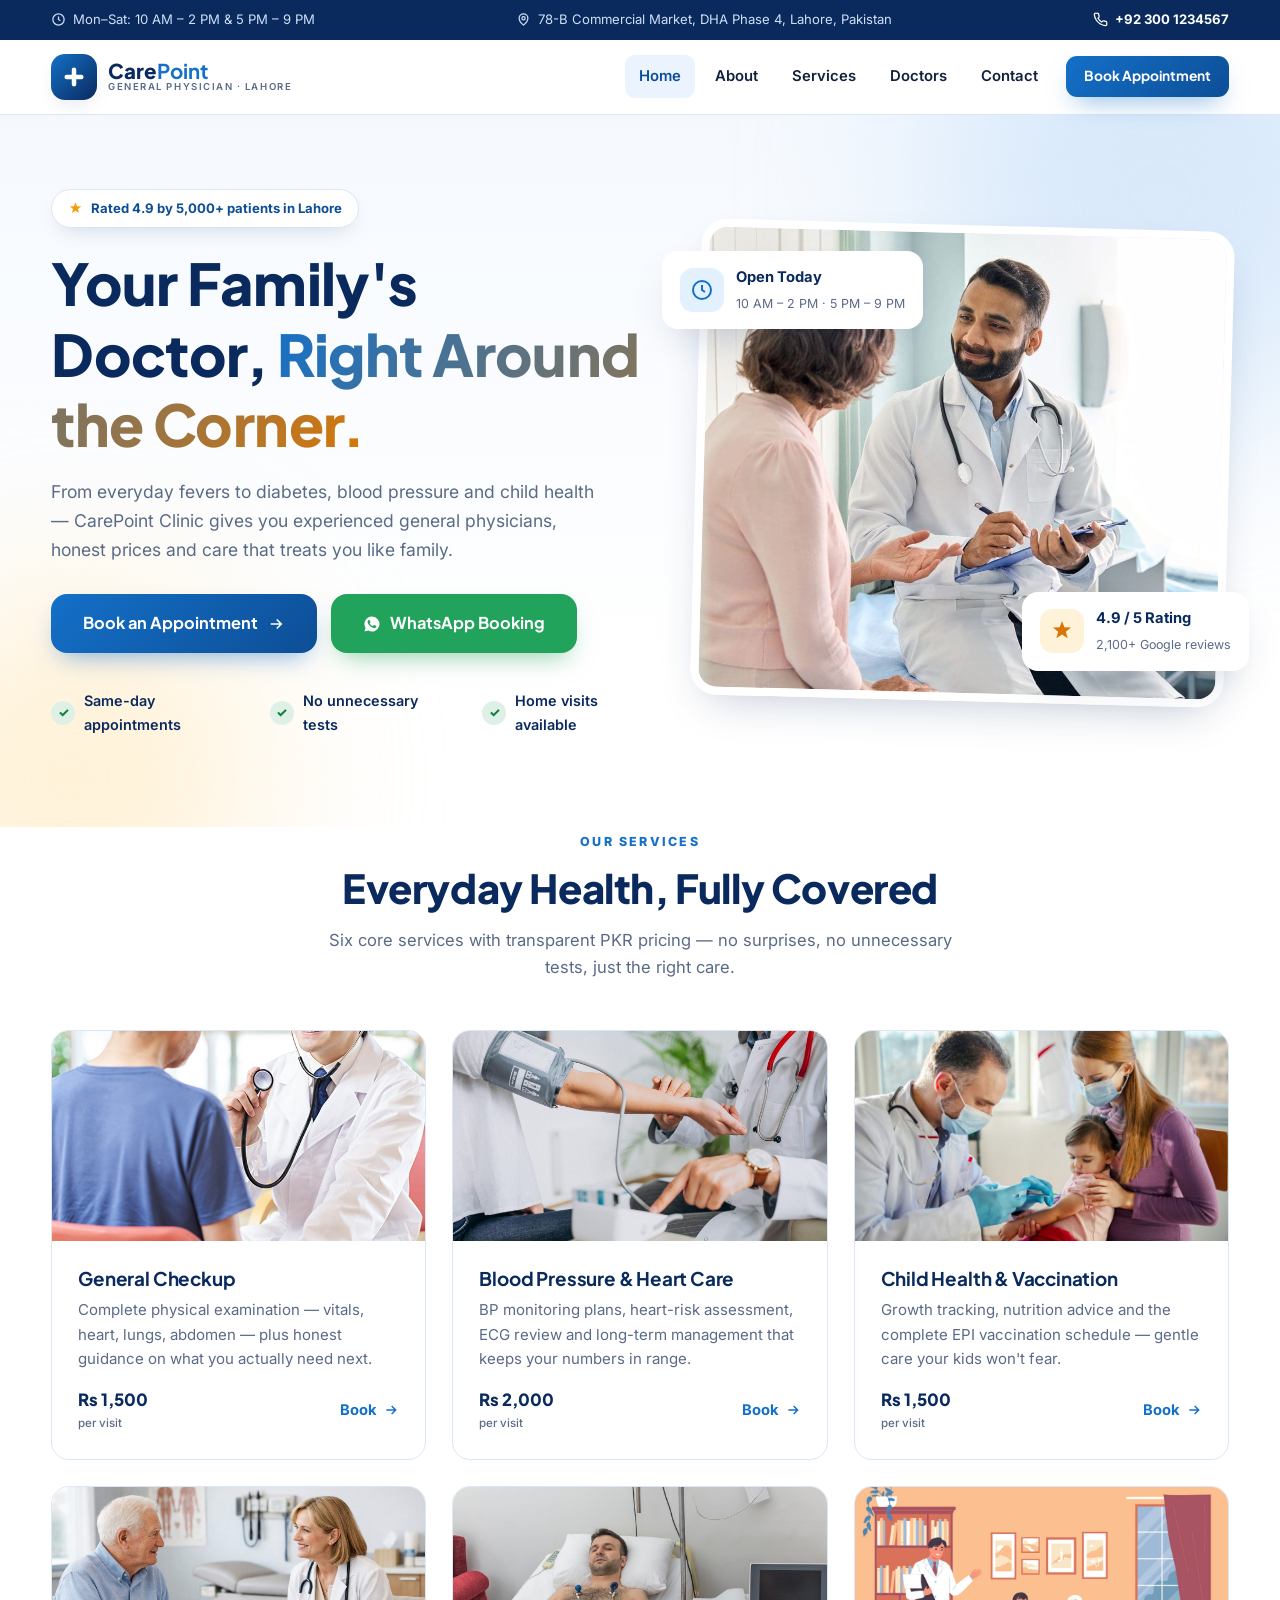
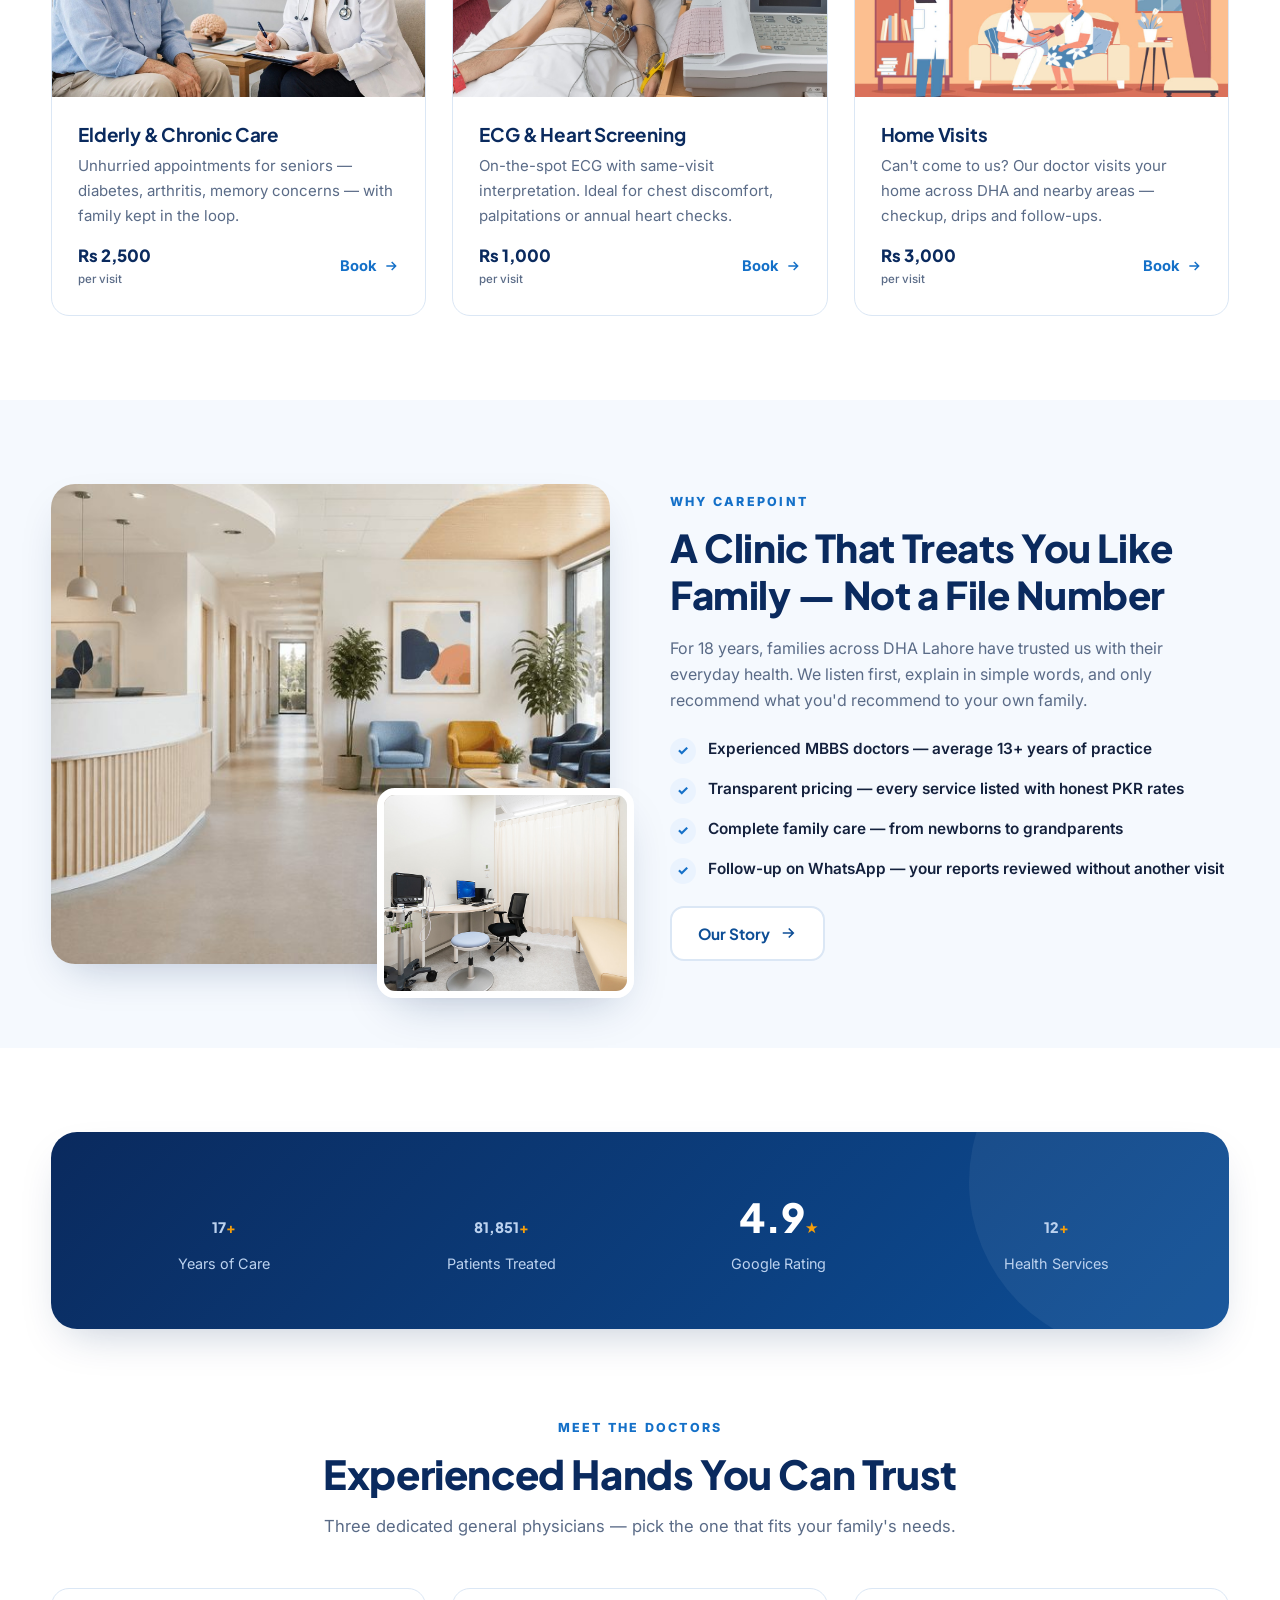
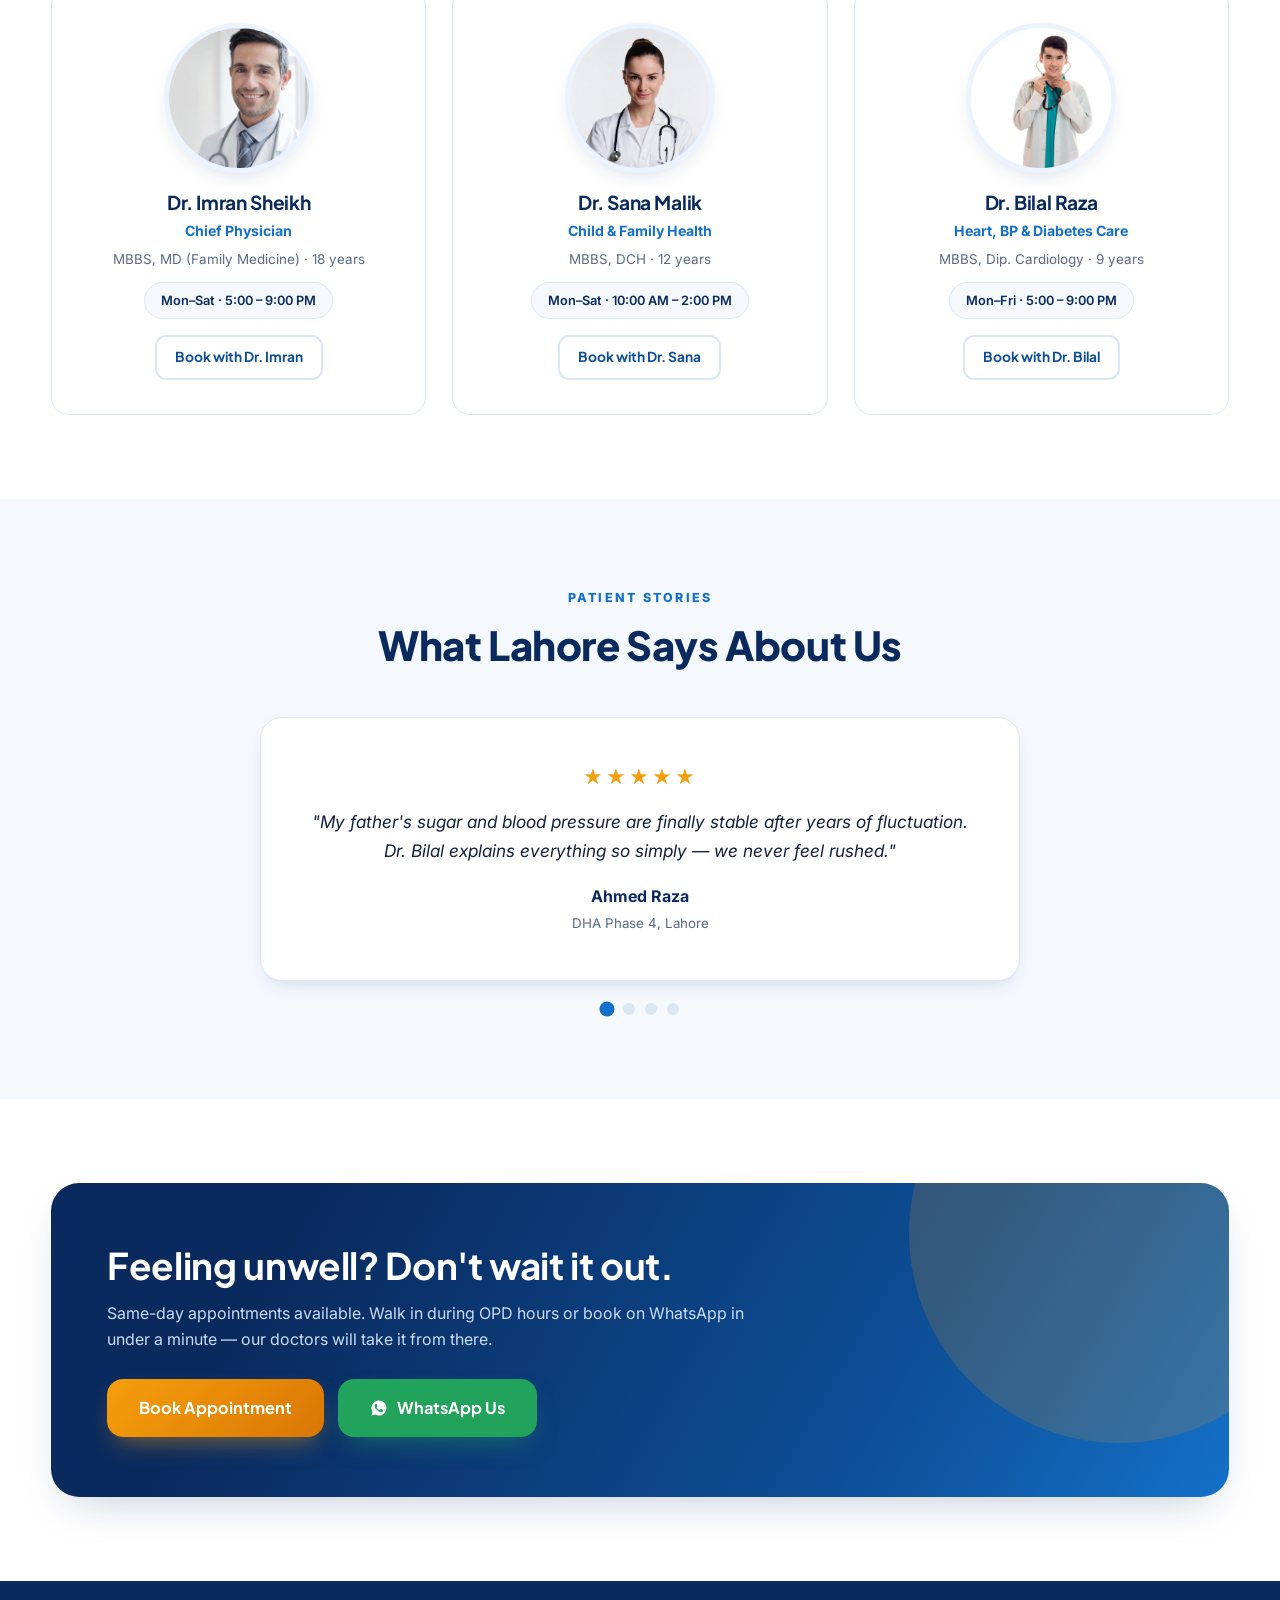
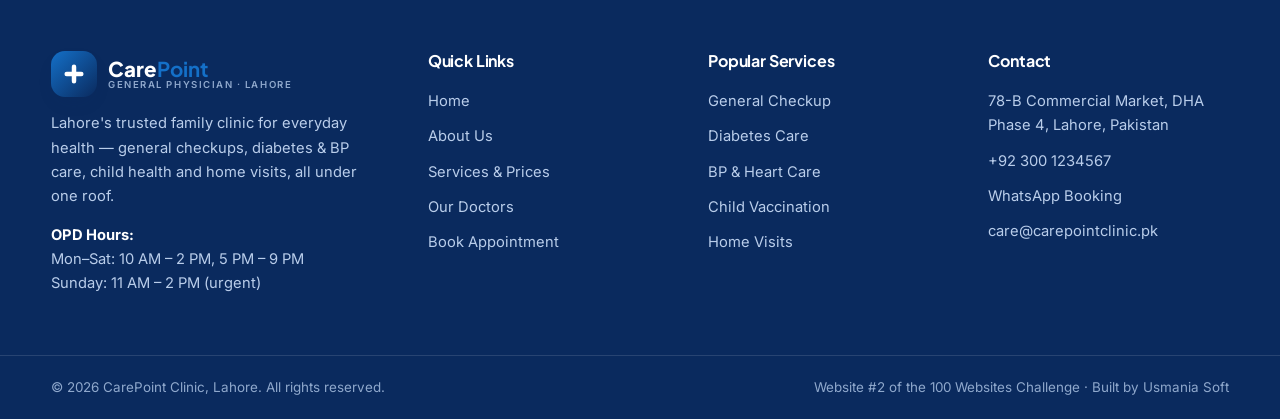
<file: index.html>
<!DOCTYPE html>
<html lang="en">
<head>
<meta charset="UTF-8">
<meta name="viewport" content="width=device-width, initial-scale=1.0">
<title>CarePoint Clinic — Trusted General Physician in DHA Lahore | Book Online</title>
<meta name="description" content="CarePoint Clinic, DHA Lahore: experienced general physicians for checkups, diabetes, BP & heart care, child health, vaccinations and home visits. Transparent PKR prices, WhatsApp booking.">
<link rel="preconnect" href="https://fonts.googleapis.com">
<link rel="preconnect" href="https://fonts.gstatic.com" crossorigin>
<link href="https://fonts.googleapis.com/css2?family=Plus+Jakarta+Sans:wght@600;700;800&family=Inter:wght@400;500;600;700&display=swap" rel="stylesheet">
<link rel="stylesheet" href="css/style.css">
<link rel="icon" href="data:image/svg+xml,<svg xmlns='http://www.w3.org/2000/svg' viewBox='0 0 64 64'><rect width='64' height='64' rx='16' fill='%230a2a5e'/><path d='M32 14v36M14 32h36' stroke='%23f59e0b' stroke-width='11' stroke-linecap='round'/></svg>">
</head>
<body>
<div class="topbar">
  <div class="container topbar-in">
    <span class="tb-item"><svg viewBox="0 0 24 24" fill="none" stroke="currentColor" stroke-width="2"><circle cx="12" cy="12" r="9"/><path d="M12 7v5l3 2"/></svg>Mon&ndash;Sat: 10 AM &ndash; 2 PM &amp; 5 PM &ndash; 9 PM</span>
    <span class="tb-item addr"><svg viewBox="0 0 24 24" fill="none" stroke="currentColor" stroke-width="2"><path d="M12 21s-7-5.5-7-11a7 7 0 1 1 14 0c0 5.5-7 11-7 11z"/><circle cx="12" cy="10" r="2.6"/></svg>78-B Commercial Market, DHA Phase 4, Lahore, Pakistan</span>
    <a class="tb-item tb-phone" href="tel:+923001234567"><svg viewBox="0 0 24 24" fill="none" stroke="currentColor" stroke-width="2"><path d="M22 16.9v3a2 2 0 0 1-2.2 2 19.8 19.8 0 0 1-8.6-3.1 19.5 19.5 0 0 1-6-6A19.8 19.8 0 0 1 2.1 4.2 2 2 0 0 1 4.1 2h3a2 2 0 0 1 2 1.7c.13.96.36 1.9.7 2.8a2 2 0 0 1-.45 2.1L8.1 9.9a16 16 0 0 0 6 6l1.3-1.25a2 2 0 0 1 2.1-.45c.9.34 1.84.57 2.8.7A2 2 0 0 1 22 16.9z"/></svg>+92 300 1234567</a>
  </div>
</div>
<header class="header" id="header">
  <div class="container nav-in">
    <a href="index.html" class="logo" aria-label="CarePoint Clinic">
      <span class="logo-mark"><svg viewBox="0 0 64 64"><path d="M32 14v36M14 32h36" stroke="#fff" stroke-width="11" stroke-linecap="round"/></svg></span>
      <span class="logo-text">Care<strong>Point</strong><small>GENERAL PHYSICIAN &middot; LAHORE</small></span>
    </a>
    <nav class="nav" id="nav">
      <a href="index.html" class="nav-link active">Home</a>
      <a href="about.html" class="nav-link">About</a>
      <a href="services.html" class="nav-link">Services</a>
      <a href="doctors.html" class="nav-link">Doctors</a>
      <a href="contact.html" class="nav-link">Contact</a>
      <a href="appointment.html" class="btn btn-primary btn-sm nav-cta">Book Appointment</a>
    </nav>
    <button class="hamburger" id="hamburger" aria-label="Open menu" aria-expanded="false"><span></span><span></span><span></span></button>
  </div>
</header>
<section class="hero">
  <div class="hero-blob blob-1"></div>
  <div class="hero-blob blob-2"></div>
  <div class="container hero-in">
    <div class="hero-copy reveal in">
      <span class="eyebrow"><svg viewBox="0 0 24 24" fill="currentColor"><path d="M12 2l2.4 6.2 6.6.4-5.1 4.2 1.7 6.4L12 15.6 6.4 19.2 8.1 12.8 3 8.6l6.6-.4z"/></svg>Rated 4.9 by 5,000+ patients in Lahore</span>
      <h1>Your Family's Doctor, <span class="grad-text">Right Around the Corner.</span></h1>
      <p class="hero-sub">From everyday fevers to diabetes, blood pressure and child health — CarePoint Clinic gives you experienced general physicians, honest prices and care that treats you like family.</p>
      <div class="hero-actions">
        <a href="appointment.html" class="btn btn-primary btn-lg">Book an Appointment <svg viewBox="0 0 24 24" fill="none" stroke="currentColor" stroke-width="2.2"><path d="M5 12h14M13 6l6 6-6 6"/></svg></a>
        <a href="https://wa.me/923001234567?text=Assalam-o-Alaikum!%20I%20want%20to%20book%20an%20appointment%20at%20CarePoint%20Clinic." target="_blank" rel="noopener" class="btn btn-wa btn-lg"><svg viewBox="0 0 24 24" fill="currentColor"><path d="M12 2a10 10 0 0 0-8.6 15.1L2 22l5-1.3A10 10 0 1 0 12 2zm5.4 13.9c-.2.6-1.3 1.3-1.8 1.3-.5.1-1 .2-3.4-.7-2.9-1.2-4.7-4.1-4.9-4.3-.1-.2-1.1-1.5-1.1-2.9s.7-2 1-2.3c.2-.3.5-.3.7-.3h.5c.2 0 .4 0 .6.4l.9 2.1c.1.2.1.4 0 .6l-.4.6-.4.5c-.1.1-.3.3-.1.6.1.3.7 1.2 1.6 1.9 1.1.9 2 1.2 2.3 1.3.3.1.5.1.6-.1l1-1.2c.2-.3.4-.2.7-.1l2.1 1c.3.2.5.3.6.5 0 .1 0 .7-.2 1z"/></svg>WhatsApp Booking</a>
      </div>
      <div class="hero-points">
        <span class="hpoint"><span class="tick">✓</span>Same-day appointments</span>
        <span class="hpoint"><span class="tick">✓</span>No unnecessary tests</span>
        <span class="hpoint"><span class="tick">✓</span>Home visits available</span>
      </div>
    </div>
    <div class="hero-visual reveal in">
      <div class="hero-media"><img src="images/hero-doctor.jpg" alt="CarePoint Clinic doctor consulting a patient in Lahore"></div>
      <div class="float-card fc-1">
        <span class="fc-icon"><svg viewBox="0 0 24 24" fill="none" stroke="currentColor" stroke-width="2"><circle cx="12" cy="12" r="9"/><path d="M12 7v5l3 2"/></svg></span>
        <div><strong>Open Today</strong><small>10 AM – 2 PM · 5 PM – 9 PM</small></div>
      </div>
      <div class="float-card fc-2">
        <span class="fc-icon"><svg viewBox="0 0 24 24" fill="currentColor"><path d="M12 2l2.4 6.2 6.6.4-5.1 4.2 1.7 6.4L12 15.6 6.4 19.2 8.1 12.8 3 8.6l6.6-.4z"/></svg></span>
        <div><strong>4.9 / 5 Rating</strong><small>2,100+ Google reviews</small></div>
      </div>
    </div>
  </div>
</section>

<section style="padding-top:0">
  <div class="container">
    <div class="sec-head center reveal">
      <span class="kicker">Our Services</span>
      <h2>Everyday Health, Fully Covered</h2>
      <p>Six core services with transparent PKR pricing — no surprises, no unnecessary tests, just the right care.</p>
    </div>
    <div class="grid-3">
      <article class="card reveal">
      <div class="card-img"><img src="images/service-checkup.jpg" alt="A doctor performing a general physical checkup" loading="lazy"></div>
      <div class="card-body">
        <h3>General Checkup</h3>
        <p>Complete physical examination — vitals, heart, lungs, abdomen — plus honest guidance on what you actually need next.</p>
        <div class="card-foot">
          <span class="price">Rs 1,500<small>per visit</small></span>
          <a class="link-arrow" href="appointment.html?s=general-checkup">Book <svg viewBox="0 0 24 24" fill="none" stroke="currentColor" stroke-width="2.2"><path d="M5 12h14M13 6l6 6-6 6"/></svg></a>
        </div>
      </div>
    </article>
<article class="card reveal">
      <div class="card-img"><img src="images/service-bp.jpg" alt="Doctor measuring a patient's blood pressure" loading="lazy"></div>
      <div class="card-body">
        <h3>Blood Pressure &amp; Heart Care</h3>
        <p>BP monitoring plans, heart-risk assessment, ECG review and long-term management that keeps your numbers in range.</p>
        <div class="card-foot">
          <span class="price">Rs 2,000<small>per visit</small></span>
          <a class="link-arrow" href="appointment.html?s=bp-heart">Book <svg viewBox="0 0 24 24" fill="none" stroke="currentColor" stroke-width="2.2"><path d="M5 12h14M13 6l6 6-6 6"/></svg></a>
        </div>
      </div>
    </article>
<article class="card reveal">
      <div class="card-img"><img src="images/service-child.jpg" alt="Doctor vaccinating a child at the clinic" loading="lazy"></div>
      <div class="card-body">
        <h3>Child Health &amp; Vaccination</h3>
        <p>Growth tracking, nutrition advice and the complete EPI vaccination schedule — gentle care your kids won't fear.</p>
        <div class="card-foot">
          <span class="price">Rs 1,500<small>per visit</small></span>
          <a class="link-arrow" href="appointment.html?s=child-vaccination">Book <svg viewBox="0 0 24 24" fill="none" stroke="currentColor" stroke-width="2.2"><path d="M5 12h14M13 6l6 6-6 6"/></svg></a>
        </div>
      </div>
    </article>
<article class="card reveal">
      <div class="card-img"><img src="images/service-elderly.jpg" alt="Doctor consulting a senior patient" loading="lazy"></div>
      <div class="card-body">
        <h3>Elderly &amp; Chronic Care</h3>
        <p>Unhurried appointments for seniors — diabetes, arthritis, memory concerns — with family kept in the loop.</p>
        <div class="card-foot">
          <span class="price">Rs 2,500<small>per visit</small></span>
          <a class="link-arrow" href="appointment.html?s=elderly-care">Book <svg viewBox="0 0 24 24" fill="none" stroke="currentColor" stroke-width="2.2"><path d="M5 12h14M13 6l6 6-6 6"/></svg></a>
        </div>
      </div>
    </article>
<article class="card reveal">
      <div class="card-img"><img src="images/service-ecg.jpg" alt="ECG heart screening at the clinic" loading="lazy"></div>
      <div class="card-body">
        <h3>ECG &amp; Heart Screening</h3>
        <p>On-the-spot ECG with same-visit interpretation. Ideal for chest discomfort, palpitations or annual heart checks.</p>
        <div class="card-foot">
          <span class="price">Rs 1,000<small>per visit</small></span>
          <a class="link-arrow" href="appointment.html?s=ecg-screening">Book <svg viewBox="0 0 24 24" fill="none" stroke="currentColor" stroke-width="2.2"><path d="M5 12h14M13 6l6 6-6 6"/></svg></a>
        </div>
      </div>
    </article>
<article class="card reveal">
      <div class="card-img"><img src="images/service-homevisit.jpg" alt="Doctor on a home visit checking a patient" loading="lazy"></div>
      <div class="card-body">
        <h3>Home Visits</h3>
        <p>Can't come to us? Our doctor visits your home across DHA and nearby areas — checkup, drips and follow-ups.</p>
        <div class="card-foot">
          <span class="price">Rs 3,000<small>per visit</small></span>
          <a class="link-arrow" href="appointment.html?s=home-visit">Book <svg viewBox="0 0 24 24" fill="none" stroke="currentColor" stroke-width="2.2"><path d="M5 12h14M13 6l6 6-6 6"/></svg></a>
        </div>
      </div>
    </article>
    </div>
  </div>
</section>

<section style="background:var(--sky-2);padding-top:84px">
  <div class="container">
    <div class="split">
      <div class="split-media reveal">
        <img class="main" src="images/reception.jpg" alt="CarePoint Clinic reception and waiting area">
        <img class="inset" src="images/exam-room.jpg" alt="Modern examination room at CarePoint Clinic">
      </div>
      <div class="split-copy reveal">
        <span class="kicker">Why CarePoint</span>
        <h2>A Clinic That Treats You Like Family — Not a File Number</h2>
        <p>For 18 years, families across DHA Lahore have trusted us with their everyday health. We listen first, explain in simple words, and only recommend what you'd recommend to your own family.</p>
        <ul class="check-list">
          <li><span class="tick">✓</span>Experienced MBBS doctors — average 13+ years of practice</li>
          <li><span class="tick">✓</span>Transparent pricing — every service listed with honest PKR rates</li>
          <li><span class="tick">✓</span>Complete family care — from newborns to grandparents</li>
          <li><span class="tick">✓</span>Follow-up on WhatsApp — your reports reviewed without another visit</li>
        </ul>
        <a href="about.html" class="btn btn-outline">Our Story <svg viewBox="0 0 24 24" fill="none" stroke="currentColor" stroke-width="2.2"><path d="M5 12h14M13 6l6 6-6 6"/></svg></a>
      </div>
    </div>
  </div>
</section>

<section>
  <div class="container">
    <div class="stats-band reveal">
      <div class="stat"><strong><span class="counter" data-target="18">0</span><span class="plus">+</span></strong><span>Years of Care</span></div>
      <div class="stat"><strong><span class="counter" data-target="85000">0</span><span class="plus">+</span></strong><span>Patients Treated</span></div>
      <div class="stat"><strong>4.9<span class="plus">★</span></strong><span>Google Rating</span></div>
      <div class="stat"><strong><span class="counter" data-target="12">0</span><span class="plus">+</span></strong><span>Health Services</span></div>
    </div>
  </div>
</section>

<section style="padding-top:0">
  <div class="container">
    <div class="sec-head center reveal">
      <span class="kicker">Meet The Doctors</span>
      <h2>Experienced Hands You Can Trust</h2>
      <p>Three dedicated general physicians — pick the one that fits your family's needs.</p>
    </div>
    <div class="grid-3">
      <article class="card doc-card reveal">
        <img class="doc-photo" src="images/doctor-imran.jpg" alt="Dr. Imran Sheikh">
        <h3>Dr. Imran Sheikh</h3>
        <div class="doc-spec">Chief Physician</div>
        <div class="doc-cred">MBBS, MD (Family Medicine) · 18 years</div>
        <span class="doc-time">Mon–Sat · 5:00 – 9:00 PM</span><br>
        <a class="btn btn-outline btn-sm" href="appointment.html?d=dr-imran">Book with Dr. Imran</a>
      </article>
      <article class="card doc-card reveal">
        <img class="doc-photo" src="images/doctor-sana.jpg" alt="Dr. Sana Malik">
        <h3>Dr. Sana Malik</h3>
        <div class="doc-spec">Child &amp; Family Health</div>
        <div class="doc-cred">MBBS, DCH · 12 years</div>
        <span class="doc-time">Mon–Sat · 10:00 AM – 2:00 PM</span><br>
        <a class="btn btn-outline btn-sm" href="appointment.html?d=dr-sana">Book with Dr. Sana</a>
      </article>
      <article class="card doc-card reveal">
        <img class="doc-photo" src="images/doctor-bilal.jpg" alt="Dr. Bilal Raza">
        <h3>Dr. Bilal Raza</h3>
        <div class="doc-spec">Heart, BP &amp; Diabetes Care</div>
        <div class="doc-cred">MBBS, Dip. Cardiology · 9 years</div>
        <span class="doc-time">Mon–Fri · 5:00 – 9:00 PM</span><br>
        <a class="btn btn-outline btn-sm" href="appointment.html?d=dr-bilal">Book with Dr. Bilal</a>
      </article>
    </div>
  </div>
</section>

<section style="background:var(--sky-2)">
  <div class="container">
    <div class="sec-head center reveal">
      <span class="kicker">Patient Stories</span>
      <h2>What Lahore Says About Us</h2>
    </div>
    <div class="testi-wrap reveal">
      <div class="testi"><div class="stars">★★★★★</div><p>"My father's sugar and blood pressure are finally stable after years of fluctuation. Dr. Bilal explains everything so simply — we never feel rushed."</p><strong>Ahmed Raza</strong><br><small>DHA Phase 4, Lahore</small></div>
      <div class="testi"><div class="stars">★★★★★</div><p>"My 4-year-old used to cry at every clinic. Here, Dr. Sana made her laugh through the whole vaccination. We drive 20 minutes just to come to CarePoint."</p><strong>Fatima Khan</strong><br><small>DHA Phase 5, Lahore</small></div>
      <div class="testi"><div class="stars">★★★★★</div><p>"Booked on WhatsApp at 6 pm, seen by 6:30. No unnecessary tests, clear prescription, and a follow-up message the next day. This is how healthcare should be."</p><strong>Usman Tariq</strong><br><small>Model Town, Lahore</small></div>
      <div class="testi"><div class="stars">★★★★★</div><p>"They arranged a home visit for my elderly mother within two hours. Compassionate, professional and honest about charges. Highly recommended."</p><strong>Ayesha Siddiqui</strong><br><small>DHA Phase 6, Lahore</small></div>
      <div class="testi-nav" id="testi-dots"></div>
    </div>
  </div>
</section>
<section>
  <div class="container">
    <div class="cta-banner reveal">
      <div>
        <h2>Feeling unwell? Don't wait it out.</h2>
        <p>Same-day appointments available. Walk in during OPD hours or book on WhatsApp in under a minute — our doctors will take it from there.</p>
        <div class="cta-actions">
          <a href="appointment.html" class="btn btn-amber btn-lg">Book Appointment</a>
          <a href="https://wa.me/923001234567" target="_blank" rel="noopener" class="btn btn-wa btn-lg"><svg viewBox="0 0 24 24" fill="currentColor"><path d="M12 2a10 10 0 0 0-8.6 15.1L2 22l5-1.3A10 10 0 1 0 12 2zm5.4 13.9c-.2.6-1.3 1.3-1.8 1.3-.5.1-1 .2-3.4-.7-2.9-1.2-4.7-4.1-4.9-4.3-.1-.2-1.1-1.5-1.1-2.9s.7-2 1-2.3c.2-.3.5-.3.7-.3h.5c.2 0 .4 0 .6.4l.9 2.1c.1.2.1.4 0 .6l-.4.6-.4.5c-.1.1-.3.3-.1.6.1.3.7 1.2 1.6 1.9 1.1.9 2 1.2 2.3 1.3.3.1.5.1.6-.1l1-1.2c.2-.3.4-.2.7-.1l2.1 1c.3.2.5.3.6.5 0 .1 0 .7-.2 1z"/></svg>WhatsApp Us</a>
        </div>
      </div>
    </div>
  </div>
</section>
<footer class="footer">
  <div class="container footer-grid">
    <div>
      <a href="index.html" class="logo" aria-label="CarePoint Clinic">
        <span class="logo-mark"><svg viewBox="0 0 64 64"><path d="M32 14v36M14 32h36" stroke="#fff" stroke-width="11" stroke-linecap="round"/></svg></span>
        <span class="logo-text">Care<strong>Point</strong><small>GENERAL PHYSICIAN &middot; LAHORE</small></span>
      </a>
      <p>Lahore's trusted family clinic for everyday health — general checkups, diabetes &amp; BP care, child health and home visits, all under one roof.</p>
      <p><strong style="color:#fff">OPD Hours:</strong><br>Mon&ndash;Sat: 10 AM &ndash; 2 PM, 5 PM &ndash; 9 PM<br>Sunday: 11 AM &ndash; 2 PM (urgent)</p>
    </div>
    <div>
      <h4>Quick Links</h4>
      <ul>
        <li><a href="index.html">Home</a></li>
        <li><a href="about.html">About Us</a></li>
        <li><a href="services.html">Services &amp; Prices</a></li>
        <li><a href="doctors.html">Our Doctors</a></li>
        <li><a href="appointment.html">Book Appointment</a></li>
      </ul>
    </div>
    <div>
      <h4>Popular Services</h4>
      <ul>
        <li><a href="services.html">General Checkup</a></li>
        <li><a href="services.html">Diabetes Care</a></li>
        <li><a href="services.html">BP &amp; Heart Care</a></li>
        <li><a href="services.html">Child Vaccination</a></li>
        <li><a href="services.html">Home Visits</a></li>
      </ul>
    </div>
    <div>
      <h4>Contact</h4>
      <ul>
        <li>78-B Commercial Market, DHA Phase 4, Lahore, Pakistan</li>
        <li><a href="tel:+923001234567">+92 300 1234567</a></li>
        <li><a href="https://wa.me/923001234567" target="_blank" rel="noopener">WhatsApp Booking</a></li>
        <li><a href="mailto:care@carepointclinic.pk">care@carepointclinic.pk</a></li>
      </ul>
    </div>
  </div>
  <div class="footer-bottom">
    <div class="container" style="display:flex;justify-content:space-between;flex-wrap:wrap;gap:10px">
      <span>&copy; <span id="year">2026</span> CarePoint Clinic, Lahore. All rights reserved.</span>
      <span>Website #2 of the 100 Websites Challenge &middot; Built by Usmania Soft</span>
    </div>
  </div>
</footer>
<script src="js/script.js"></script>
</body>
</html>
</file>
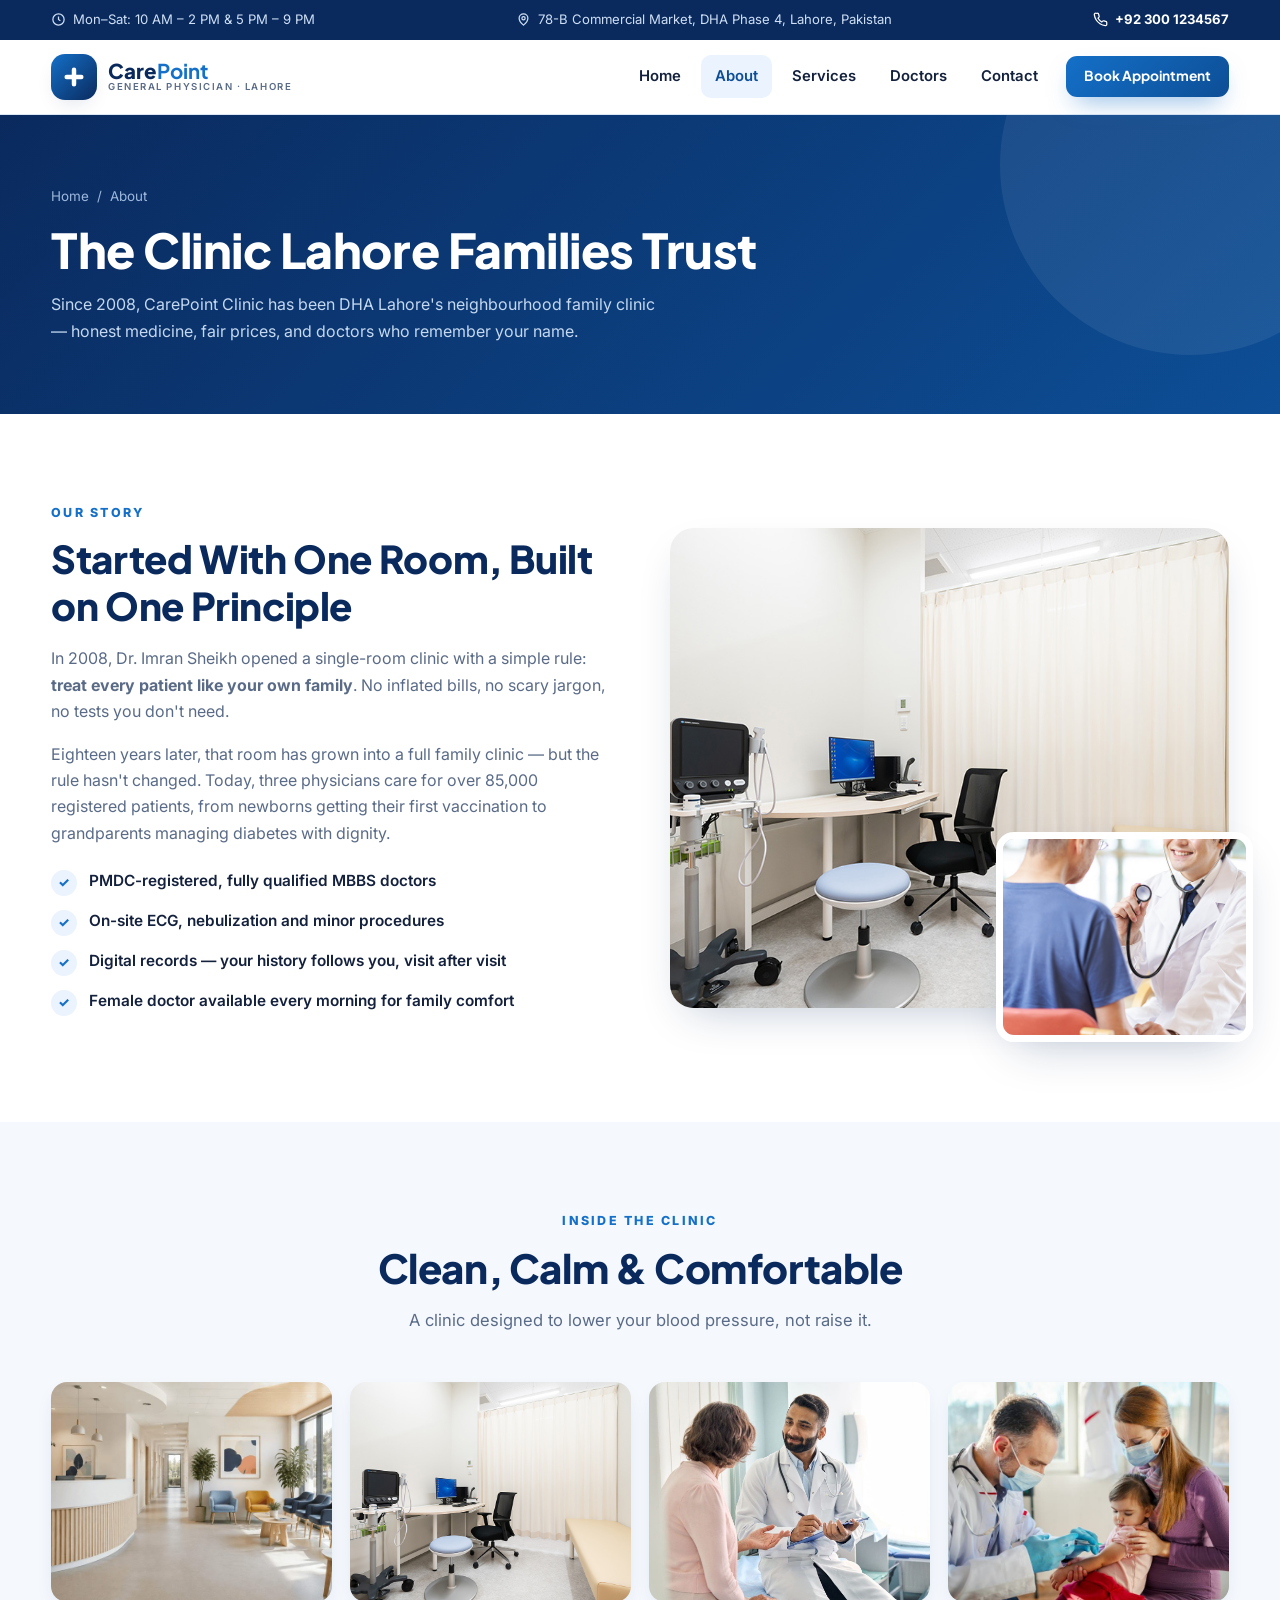
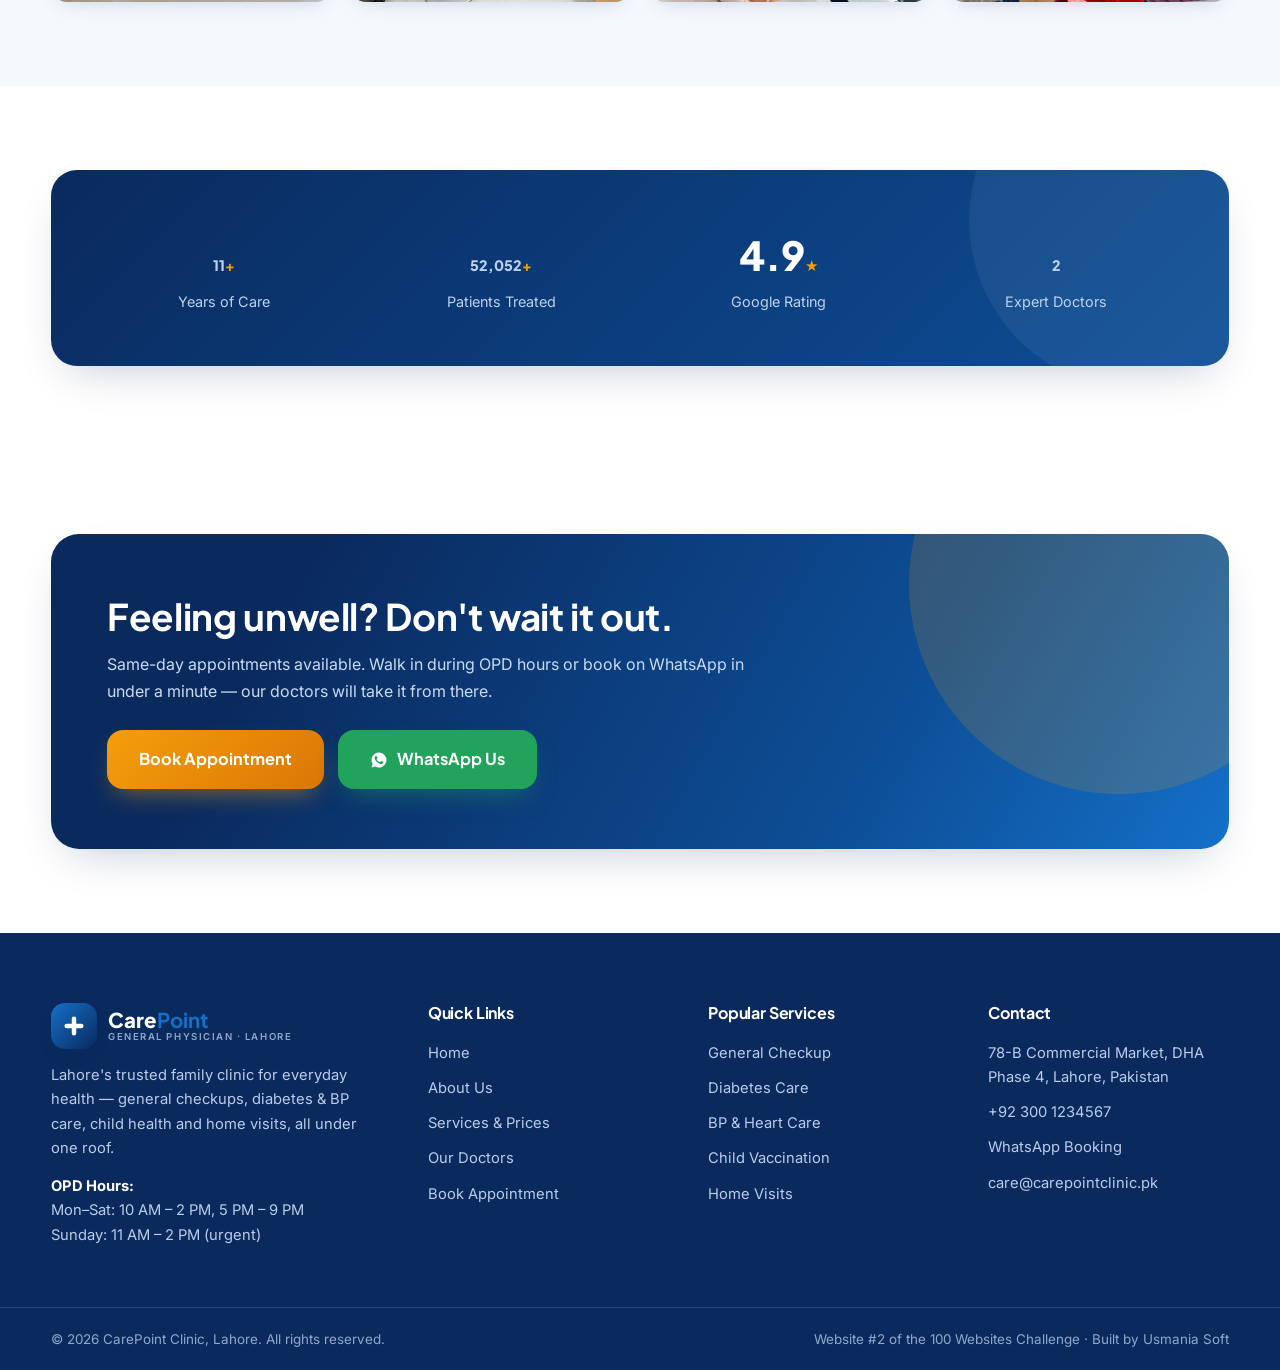
<file: about.html>
<!DOCTYPE html>
<html lang="en">
<head>
<meta charset="UTF-8">
<meta name="viewport" content="width=device-width, initial-scale=1.0">
<title>About Us — CarePoint Clinic, DHA Lahore</title>
<meta name="description" content="Since 2008, CarePoint Clinic has been DHA Lahore's trusted family clinic: honest medicine, fair prices, and doctors who remember your name.">
<link rel="preconnect" href="https://fonts.googleapis.com">
<link rel="preconnect" href="https://fonts.gstatic.com" crossorigin>
<link href="https://fonts.googleapis.com/css2?family=Plus+Jakarta+Sans:wght@600;700;800&family=Inter:wght@400;500;600;700&display=swap" rel="stylesheet">
<link rel="stylesheet" href="css/style.css">
<link rel="icon" href="data:image/svg+xml,<svg xmlns='http://www.w3.org/2000/svg' viewBox='0 0 64 64'><rect width='64' height='64' rx='16' fill='%230a2a5e'/><path d='M32 14v36M14 32h36' stroke='%23f59e0b' stroke-width='11' stroke-linecap='round'/></svg>">
</head>
<body>
<div class="topbar">
  <div class="container topbar-in">
    <span class="tb-item"><svg viewBox="0 0 24 24" fill="none" stroke="currentColor" stroke-width="2"><circle cx="12" cy="12" r="9"/><path d="M12 7v5l3 2"/></svg>Mon&ndash;Sat: 10 AM &ndash; 2 PM &amp; 5 PM &ndash; 9 PM</span>
    <span class="tb-item addr"><svg viewBox="0 0 24 24" fill="none" stroke="currentColor" stroke-width="2"><path d="M12 21s-7-5.5-7-11a7 7 0 1 1 14 0c0 5.5-7 11-7 11z"/><circle cx="12" cy="10" r="2.6"/></svg>78-B Commercial Market, DHA Phase 4, Lahore, Pakistan</span>
    <a class="tb-item tb-phone" href="tel:+923001234567"><svg viewBox="0 0 24 24" fill="none" stroke="currentColor" stroke-width="2"><path d="M22 16.9v3a2 2 0 0 1-2.2 2 19.8 19.8 0 0 1-8.6-3.1 19.5 19.5 0 0 1-6-6A19.8 19.8 0 0 1 2.1 4.2 2 2 0 0 1 4.1 2h3a2 2 0 0 1 2 1.7c.13.96.36 1.9.7 2.8a2 2 0 0 1-.45 2.1L8.1 9.9a16 16 0 0 0 6 6l1.3-1.25a2 2 0 0 1 2.1-.45c.9.34 1.84.57 2.8.7A2 2 0 0 1 22 16.9z"/></svg>+92 300 1234567</a>
  </div>
</div>
<header class="header" id="header">
  <div class="container nav-in">
    <a href="index.html" class="logo" aria-label="CarePoint Clinic">
      <span class="logo-mark"><svg viewBox="0 0 64 64"><path d="M32 14v36M14 32h36" stroke="#fff" stroke-width="11" stroke-linecap="round"/></svg></span>
      <span class="logo-text">Care<strong>Point</strong><small>GENERAL PHYSICIAN &middot; LAHORE</small></span>
    </a>
    <nav class="nav" id="nav">
      <a href="index.html" class="nav-link">Home</a>
      <a href="about.html" class="nav-link active">About</a>
      <a href="services.html" class="nav-link">Services</a>
      <a href="doctors.html" class="nav-link">Doctors</a>
      <a href="contact.html" class="nav-link">Contact</a>
      <a href="appointment.html" class="btn btn-primary btn-sm nav-cta">Book Appointment</a>
    </nav>
    <button class="hamburger" id="hamburger" aria-label="Open menu" aria-expanded="false"><span></span><span></span><span></span></button>
  </div>
</header>
<section class="page-hero">
  <div class="container">
    <div class="crumbs"><a href="index.html">Home</a> &nbsp;/&nbsp; About</div>
    <h1>The Clinic Lahore Families Trust</h1>
    <p>Since 2008, CarePoint Clinic has been DHA Lahore's neighbourhood family clinic — honest medicine, fair prices, and doctors who remember your name.</p>
  </div>
</section>

<section>
  <div class="container">
    <div class="split">
      <div class="split-copy reveal">
        <span class="kicker">Our Story</span>
        <h2>Started With One Room, Built on One Principle</h2>
        <p>In 2008, Dr. Imran Sheikh opened a single-room clinic with a simple rule: <strong>treat every patient like your own family</strong>. No inflated bills, no scary jargon, no tests you don't need.</p>
        <p>Eighteen years later, that room has grown into a full family clinic — but the rule hasn't changed. Today, three physicians care for over 85,000 registered patients, from newborns getting their first vaccination to grandparents managing diabetes with dignity.</p>
        <ul class="check-list">
          <li><span class="tick">✓</span>PMDC-registered, fully qualified MBBS doctors</li>
          <li><span class="tick">✓</span>On-site ECG, nebulization and minor procedures</li>
          <li><span class="tick">✓</span>Digital records — your history follows you, visit after visit</li>
          <li><span class="tick">✓</span>Female doctor available every morning for family comfort</li>
        </ul>
      </div>
      <div class="split-media reveal">
        <img class="main" src="images/exam-room.jpg" alt="Modern examination room at CarePoint Clinic">
        <img class="inset" src="images/service-checkup.jpg" alt="Doctor performing a checkup">
      </div>
    </div>
  </div>
</section>

<section style="background:var(--sky-2)">
  <div class="container">
    <div class="sec-head center reveal">
      <span class="kicker">Inside The Clinic</span>
      <h2>Clean, Calm &amp; Comfortable</h2>
      <p>A clinic designed to lower your blood pressure, not raise it.</p>
    </div>
    <div class="gallery reveal">
      <img src="images/reception.jpg" alt="Reception and waiting area" loading="lazy">
      <img src="images/exam-room.jpg" alt="Examination room" loading="lazy">
      <img src="images/hero-doctor.jpg" alt="Doctor consulting a patient" loading="lazy">
      <img src="images/service-child.jpg" alt="Child-friendly care" loading="lazy">
    </div>
  </div>
</section>

<section>
  <div class="container">
    <div class="stats-band reveal">
      <div class="stat"><strong><span class="counter" data-target="18">0</span><span class="plus">+</span></strong><span>Years of Care</span></div>
      <div class="stat"><strong><span class="counter" data-target="85000">0</span><span class="plus">+</span></strong><span>Patients Treated</span></div>
      <div class="stat"><strong>4.9<span class="plus">★</span></strong><span>Google Rating</span></div>
      <div class="stat"><strong><span class="counter" data-target="3">0</span></strong><span>Expert Doctors</span></div>
    </div>
  </div>
</section>
<section>
  <div class="container">
    <div class="cta-banner reveal">
      <div>
        <h2>Feeling unwell? Don't wait it out.</h2>
        <p>Same-day appointments available. Walk in during OPD hours or book on WhatsApp in under a minute — our doctors will take it from there.</p>
        <div class="cta-actions">
          <a href="appointment.html" class="btn btn-amber btn-lg">Book Appointment</a>
          <a href="https://wa.me/923001234567" target="_blank" rel="noopener" class="btn btn-wa btn-lg"><svg viewBox="0 0 24 24" fill="currentColor"><path d="M12 2a10 10 0 0 0-8.6 15.1L2 22l5-1.3A10 10 0 1 0 12 2zm5.4 13.9c-.2.6-1.3 1.3-1.8 1.3-.5.1-1 .2-3.4-.7-2.9-1.2-4.7-4.1-4.9-4.3-.1-.2-1.1-1.5-1.1-2.9s.7-2 1-2.3c.2-.3.5-.3.7-.3h.5c.2 0 .4 0 .6.4l.9 2.1c.1.2.1.4 0 .6l-.4.6-.4.5c-.1.1-.3.3-.1.6.1.3.7 1.2 1.6 1.9 1.1.9 2 1.2 2.3 1.3.3.1.5.1.6-.1l1-1.2c.2-.3.4-.2.7-.1l2.1 1c.3.2.5.3.6.5 0 .1 0 .7-.2 1z"/></svg>WhatsApp Us</a>
        </div>
      </div>
    </div>
  </div>
</section>
<footer class="footer">
  <div class="container footer-grid">
    <div>
      <a href="index.html" class="logo" aria-label="CarePoint Clinic">
        <span class="logo-mark"><svg viewBox="0 0 64 64"><path d="M32 14v36M14 32h36" stroke="#fff" stroke-width="11" stroke-linecap="round"/></svg></span>
        <span class="logo-text">Care<strong>Point</strong><small>GENERAL PHYSICIAN &middot; LAHORE</small></span>
      </a>
      <p>Lahore's trusted family clinic for everyday health — general checkups, diabetes &amp; BP care, child health and home visits, all under one roof.</p>
      <p><strong style="color:#fff">OPD Hours:</strong><br>Mon&ndash;Sat: 10 AM &ndash; 2 PM, 5 PM &ndash; 9 PM<br>Sunday: 11 AM &ndash; 2 PM (urgent)</p>
    </div>
    <div>
      <h4>Quick Links</h4>
      <ul>
        <li><a href="index.html">Home</a></li>
        <li><a href="about.html">About Us</a></li>
        <li><a href="services.html">Services &amp; Prices</a></li>
        <li><a href="doctors.html">Our Doctors</a></li>
        <li><a href="appointment.html">Book Appointment</a></li>
      </ul>
    </div>
    <div>
      <h4>Popular Services</h4>
      <ul>
        <li><a href="services.html">General Checkup</a></li>
        <li><a href="services.html">Diabetes Care</a></li>
        <li><a href="services.html">BP &amp; Heart Care</a></li>
        <li><a href="services.html">Child Vaccination</a></li>
        <li><a href="services.html">Home Visits</a></li>
      </ul>
    </div>
    <div>
      <h4>Contact</h4>
      <ul>
        <li>78-B Commercial Market, DHA Phase 4, Lahore, Pakistan</li>
        <li><a href="tel:+923001234567">+92 300 1234567</a></li>
        <li><a href="https://wa.me/923001234567" target="_blank" rel="noopener">WhatsApp Booking</a></li>
        <li><a href="mailto:care@carepointclinic.pk">care@carepointclinic.pk</a></li>
      </ul>
    </div>
  </div>
  <div class="footer-bottom">
    <div class="container" style="display:flex;justify-content:space-between;flex-wrap:wrap;gap:10px">
      <span>&copy; <span id="year">2026</span> CarePoint Clinic, Lahore. All rights reserved.</span>
      <span>Website #2 of the 100 Websites Challenge &middot; Built by Usmania Soft</span>
    </div>
  </div>
</footer>
<script src="js/script.js"></script>
</body>
</html>
</file>
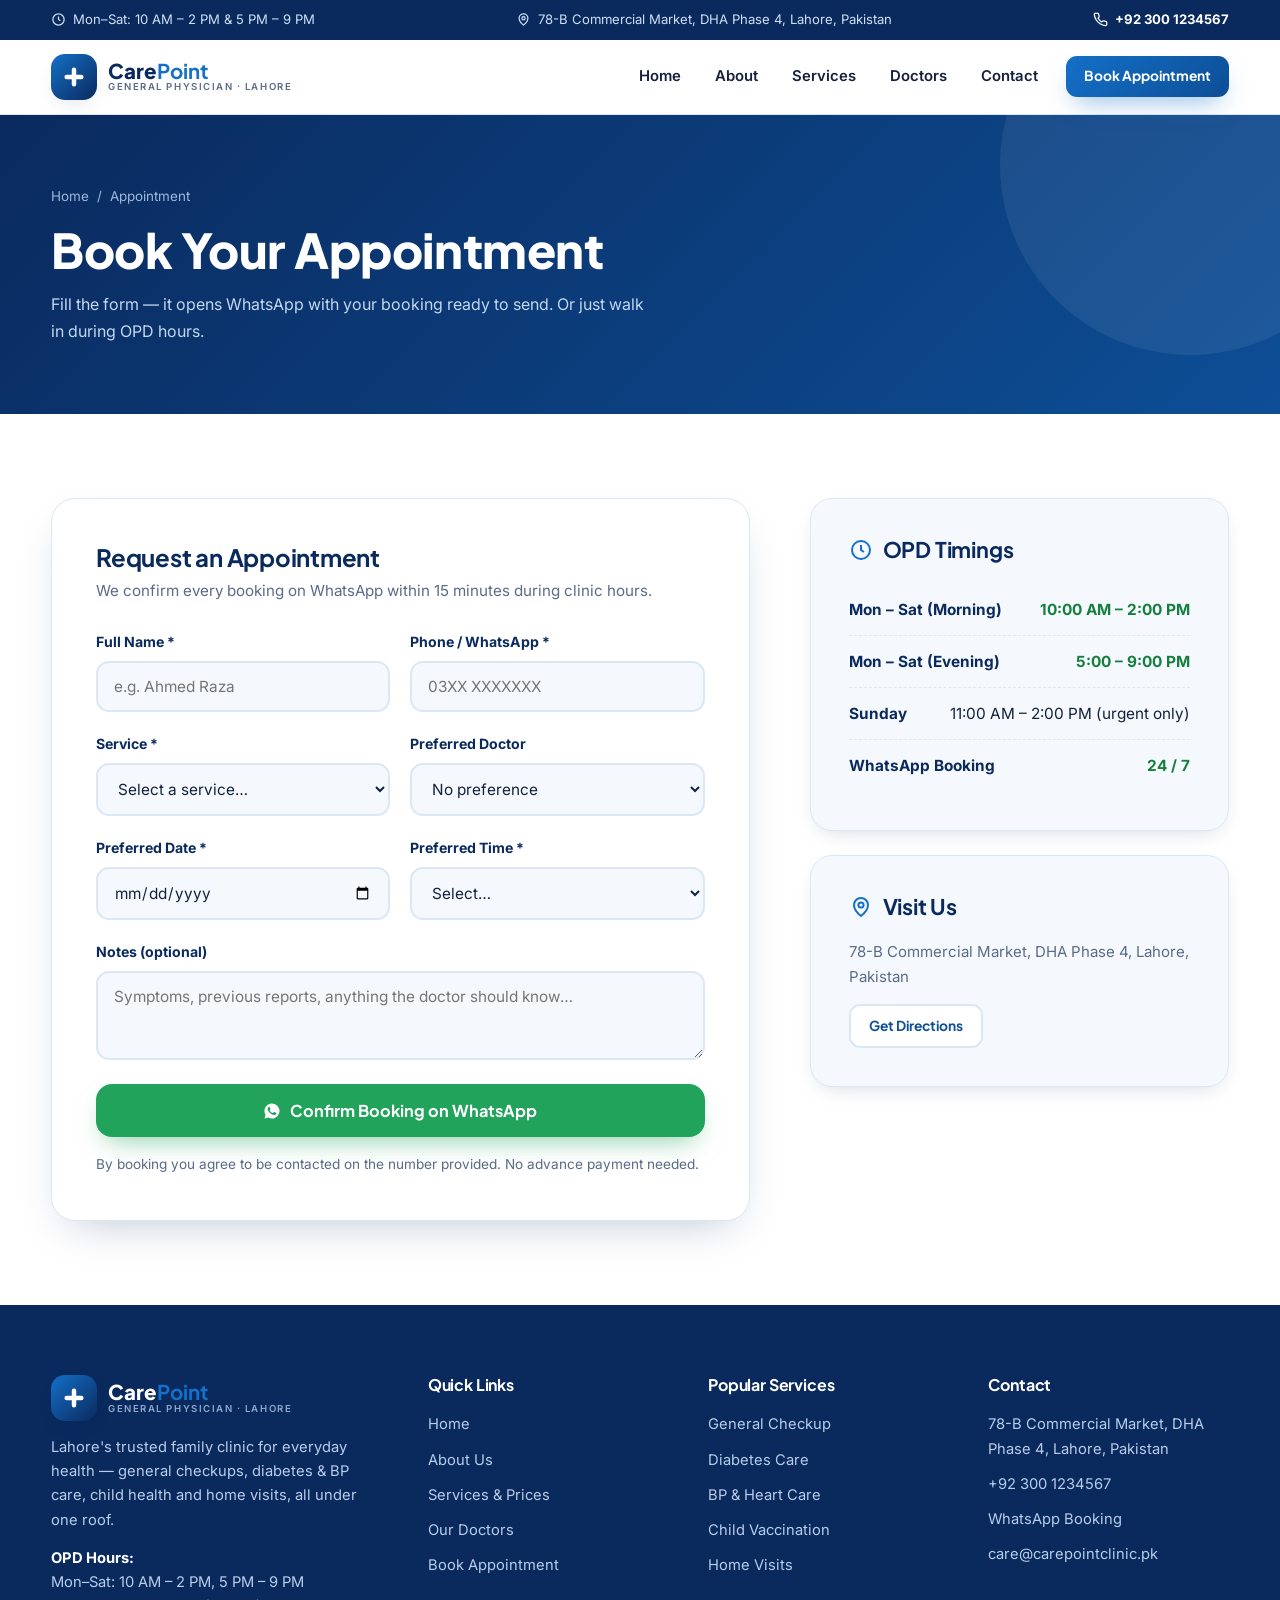
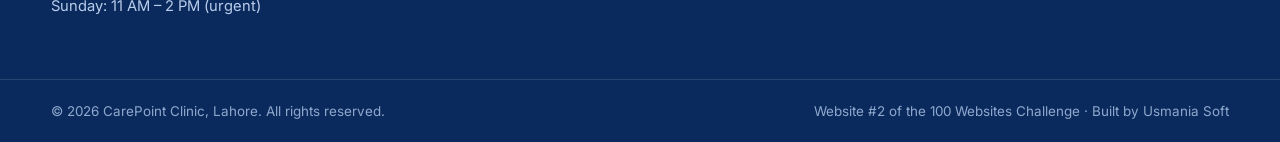
<file: appointment.html>
<!DOCTYPE html>
<html lang="en">
<head>
<meta charset="UTF-8">
<meta name="viewport" content="width=device-width, initial-scale=1.0">
<title>Book Appointment — CarePoint Clinic</title>
<meta name="description" content="Book your appointment at CarePoint Clinic, DHA Lahore in under a minute — confirm instantly on WhatsApp. Same-day slots available.">
<link rel="preconnect" href="https://fonts.googleapis.com">
<link rel="preconnect" href="https://fonts.gstatic.com" crossorigin>
<link href="https://fonts.googleapis.com/css2?family=Plus+Jakarta+Sans:wght@600;700;800&family=Inter:wght@400;500;600;700&display=swap" rel="stylesheet">
<link rel="stylesheet" href="css/style.css">
<link rel="icon" href="data:image/svg+xml,<svg xmlns='http://www.w3.org/2000/svg' viewBox='0 0 64 64'><rect width='64' height='64' rx='16' fill='%230a2a5e'/><path d='M32 14v36M14 32h36' stroke='%23f59e0b' stroke-width='11' stroke-linecap='round'/></svg>">
</head>
<body>
<div class="topbar">
  <div class="container topbar-in">
    <span class="tb-item"><svg viewBox="0 0 24 24" fill="none" stroke="currentColor" stroke-width="2"><circle cx="12" cy="12" r="9"/><path d="M12 7v5l3 2"/></svg>Mon&ndash;Sat: 10 AM &ndash; 2 PM &amp; 5 PM &ndash; 9 PM</span>
    <span class="tb-item addr"><svg viewBox="0 0 24 24" fill="none" stroke="currentColor" stroke-width="2"><path d="M12 21s-7-5.5-7-11a7 7 0 1 1 14 0c0 5.5-7 11-7 11z"/><circle cx="12" cy="10" r="2.6"/></svg>78-B Commercial Market, DHA Phase 4, Lahore, Pakistan</span>
    <a class="tb-item tb-phone" href="tel:+923001234567"><svg viewBox="0 0 24 24" fill="none" stroke="currentColor" stroke-width="2"><path d="M22 16.9v3a2 2 0 0 1-2.2 2 19.8 19.8 0 0 1-8.6-3.1 19.5 19.5 0 0 1-6-6A19.8 19.8 0 0 1 2.1 4.2 2 2 0 0 1 4.1 2h3a2 2 0 0 1 2 1.7c.13.96.36 1.9.7 2.8a2 2 0 0 1-.45 2.1L8.1 9.9a16 16 0 0 0 6 6l1.3-1.25a2 2 0 0 1 2.1-.45c.9.34 1.84.57 2.8.7A2 2 0 0 1 22 16.9z"/></svg>+92 300 1234567</a>
  </div>
</div>
<header class="header" id="header">
  <div class="container nav-in">
    <a href="index.html" class="logo" aria-label="CarePoint Clinic">
      <span class="logo-mark"><svg viewBox="0 0 64 64"><path d="M32 14v36M14 32h36" stroke="#fff" stroke-width="11" stroke-linecap="round"/></svg></span>
      <span class="logo-text">Care<strong>Point</strong><small>GENERAL PHYSICIAN &middot; LAHORE</small></span>
    </a>
    <nav class="nav" id="nav">
      <a href="index.html" class="nav-link">Home</a>
      <a href="about.html" class="nav-link">About</a>
      <a href="services.html" class="nav-link">Services</a>
      <a href="doctors.html" class="nav-link">Doctors</a>
      <a href="contact.html" class="nav-link">Contact</a>
      <a href="appointment.html" class="btn btn-primary btn-sm nav-cta">Book Appointment</a>
    </nav>
    <button class="hamburger" id="hamburger" aria-label="Open menu" aria-expanded="false"><span></span><span></span><span></span></button>
  </div>
</header>
<section class="page-hero">
  <div class="container">
    <div class="crumbs"><a href="index.html">Home</a> &nbsp;/&nbsp; Appointment</div>
    <h1>Book Your Appointment</h1>
    <p>Fill the form — it opens WhatsApp with your booking ready to send. Or just walk in during OPD hours.</p>
  </div>
</section>

<section>
  <div class="container">
    <div class="split" style="grid-template-columns:1.25fr .75fr;align-items:start">
      <div class="form-card reveal">
        <h2 style="font-size:1.5rem;margin-bottom:6px">Request an Appointment</h2>
        <p style="color:var(--muted);margin-bottom:26px;font-size:.95rem">We confirm every booking on WhatsApp within 15 minutes during clinic hours.</p>
        <form id="appt-form" novalidate>
          <div class="form-grid">
            <div class="field"><label for="f-name">Full Name *</label><input id="f-name" type="text" placeholder="e.g. Ahmed Raza" autocomplete="name"><span class="err">Please enter your name</span></div>
            <div class="field"><label for="f-phone">Phone / WhatsApp *</label><input id="f-phone" type="tel" placeholder="03XX XXXXXXX" autocomplete="tel"><span class="err">Enter a valid phone number</span></div>
            <div class="field"><label for="f-service">Service *</label><select id="f-service"><option value="">Select a service…</option>
            <option value="general-checkup">General Checkup — Rs 1,500</option>
            <option value="bp-heart">Blood Pressure & Heart Care — Rs 2,000</option>
            <option value="child-vaccination">Child Health & Vaccination — Rs 1,500</option>
            <option value="elderly-care">Elderly & Chronic Care — Rs 2,500</option>
            <option value="ecg-screening">ECG & Heart Screening — Rs 1,000</option>
            <option value="home-visit">Home Visits — Rs 3,000</option>
            </select><span class="err">Please choose a service</span></div>
            <div class="field"><label for="f-doctor">Preferred Doctor</label><select id="f-doctor"><option value="">No preference</option><option value="dr-imran">Dr. Imran Sheikh</option><option value="dr-sana">Dr. Sana Malik</option><option value="dr-bilal">Dr. Bilal Raza</option></select></div>
            <div class="field"><label for="f-date">Preferred Date *</label><input id="f-date" type="date"><span class="err">Please pick a date</span></div>
            <div class="field"><label for="f-time">Preferred Time *</label><select id="f-time"><option value="">Select…</option><option>Morning (10 AM – 2 PM)</option><option>Evening (5 PM – 9 PM)</option></select><span class="err">Please pick a time slot</span></div>
            <div class="field full"><label for="f-notes">Notes (optional)</label><textarea id="f-notes" rows="3" placeholder="Symptoms, previous reports, anything the doctor should know…"></textarea></div>
          </div>
          <div style="margin-top:24px"><button type="submit" class="btn btn-wa btn-lg" style="width:100%"><svg viewBox="0 0 24 24" fill="currentColor"><path d="M12 2a10 10 0 0 0-8.6 15.1L2 22l5-1.3A10 10 0 1 0 12 2zm5.4 13.9c-.2.6-1.3 1.3-1.8 1.3-.5.1-1 .2-3.4-.7-2.9-1.2-4.7-4.1-4.9-4.3-.1-.2-1.1-1.5-1.1-2.9s.7-2 1-2.3c.2-.3.5-.3.7-.3h.5c.2 0 .4 0 .6.4l.9 2.1c.1.2.1.4 0 .6l-.4.6-.4.5c-.1.1-.3.3-.1.6.1.3.7 1.2 1.6 1.9 1.1.9 2 1.2 2.3 1.3.3.1.5.1.6-.1l1-1.2c.2-.3.4-.2.7-.1l2.1 1c.3.2.5.3.6.5 0 .1 0 .7-.2 1z"/></svg>Confirm Booking on WhatsApp</button></div>
          <p class="form-note">By booking you agree to be contacted on the number provided. No advance payment needed.</p>
          <div id="appt-done" style="display:none;margin-top:18px;background:#e7f6ee;border:1px solid #bfe6cf;border-radius:14px;padding:16px 20px;color:#166534;font-weight:600">✓ Your booking message is ready in WhatsApp — just press send, and we'll confirm your slot shortly.</div>
        </form>
      </div>
      <div>
        <div class="timing-card reveal" style="margin-bottom:24px">
          <h3><svg viewBox="0 0 24 24" fill="none" stroke="currentColor" stroke-width="2"><circle cx="12" cy="12" r="9"/><path d="M12 7v5l3 2"/></svg>OPD Timings</h3>
          <div class="timing-row"><strong>Mon – Sat (Morning)</strong><span class="open">10:00 AM – 2:00 PM</span></div>
          <div class="timing-row"><strong>Mon – Sat (Evening)</strong><span class="open">5:00 – 9:00 PM</span></div>
          <div class="timing-row"><strong>Sunday</strong><span>11:00 AM – 2:00 PM (urgent only)</span></div>
          <div class="timing-row"><strong>WhatsApp Booking</strong><span class="open">24 / 7</span></div>
        </div>
        <div class="timing-card reveal">
          <h3><svg viewBox="0 0 24 24" fill="none" stroke="currentColor" stroke-width="2"><path d="M12 21s-7-5.5-7-11a7 7 0 1 1 14 0c0 5.5-7 11-7 11z"/><circle cx="12" cy="10" r="2.6"/></svg>Visit Us</h3>
          <p style="color:var(--muted);font-size:.94rem;margin-bottom:14px">78-B Commercial Market, DHA Phase 4, Lahore, Pakistan</p>
          <a class="btn btn-outline btn-sm" href="contact.html">Get Directions</a>
        </div>
      </div>
    </div>
  </div>
</section>
<footer class="footer">
  <div class="container footer-grid">
    <div>
      <a href="index.html" class="logo" aria-label="CarePoint Clinic">
        <span class="logo-mark"><svg viewBox="0 0 64 64"><path d="M32 14v36M14 32h36" stroke="#fff" stroke-width="11" stroke-linecap="round"/></svg></span>
        <span class="logo-text">Care<strong>Point</strong><small>GENERAL PHYSICIAN &middot; LAHORE</small></span>
      </a>
      <p>Lahore's trusted family clinic for everyday health — general checkups, diabetes &amp; BP care, child health and home visits, all under one roof.</p>
      <p><strong style="color:#fff">OPD Hours:</strong><br>Mon&ndash;Sat: 10 AM &ndash; 2 PM, 5 PM &ndash; 9 PM<br>Sunday: 11 AM &ndash; 2 PM (urgent)</p>
    </div>
    <div>
      <h4>Quick Links</h4>
      <ul>
        <li><a href="index.html">Home</a></li>
        <li><a href="about.html">About Us</a></li>
        <li><a href="services.html">Services &amp; Prices</a></li>
        <li><a href="doctors.html">Our Doctors</a></li>
        <li><a href="appointment.html">Book Appointment</a></li>
      </ul>
    </div>
    <div>
      <h4>Popular Services</h4>
      <ul>
        <li><a href="services.html">General Checkup</a></li>
        <li><a href="services.html">Diabetes Care</a></li>
        <li><a href="services.html">BP &amp; Heart Care</a></li>
        <li><a href="services.html">Child Vaccination</a></li>
        <li><a href="services.html">Home Visits</a></li>
      </ul>
    </div>
    <div>
      <h4>Contact</h4>
      <ul>
        <li>78-B Commercial Market, DHA Phase 4, Lahore, Pakistan</li>
        <li><a href="tel:+923001234567">+92 300 1234567</a></li>
        <li><a href="https://wa.me/923001234567" target="_blank" rel="noopener">WhatsApp Booking</a></li>
        <li><a href="mailto:care@carepointclinic.pk">care@carepointclinic.pk</a></li>
      </ul>
    </div>
  </div>
  <div class="footer-bottom">
    <div class="container" style="display:flex;justify-content:space-between;flex-wrap:wrap;gap:10px">
      <span>&copy; <span id="year">2026</span> CarePoint Clinic, Lahore. All rights reserved.</span>
      <span>Website #2 of the 100 Websites Challenge &middot; Built by Usmania Soft</span>
    </div>
  </div>
</footer>
<script src="js/script.js"></script>
</body>
</html>
</file>
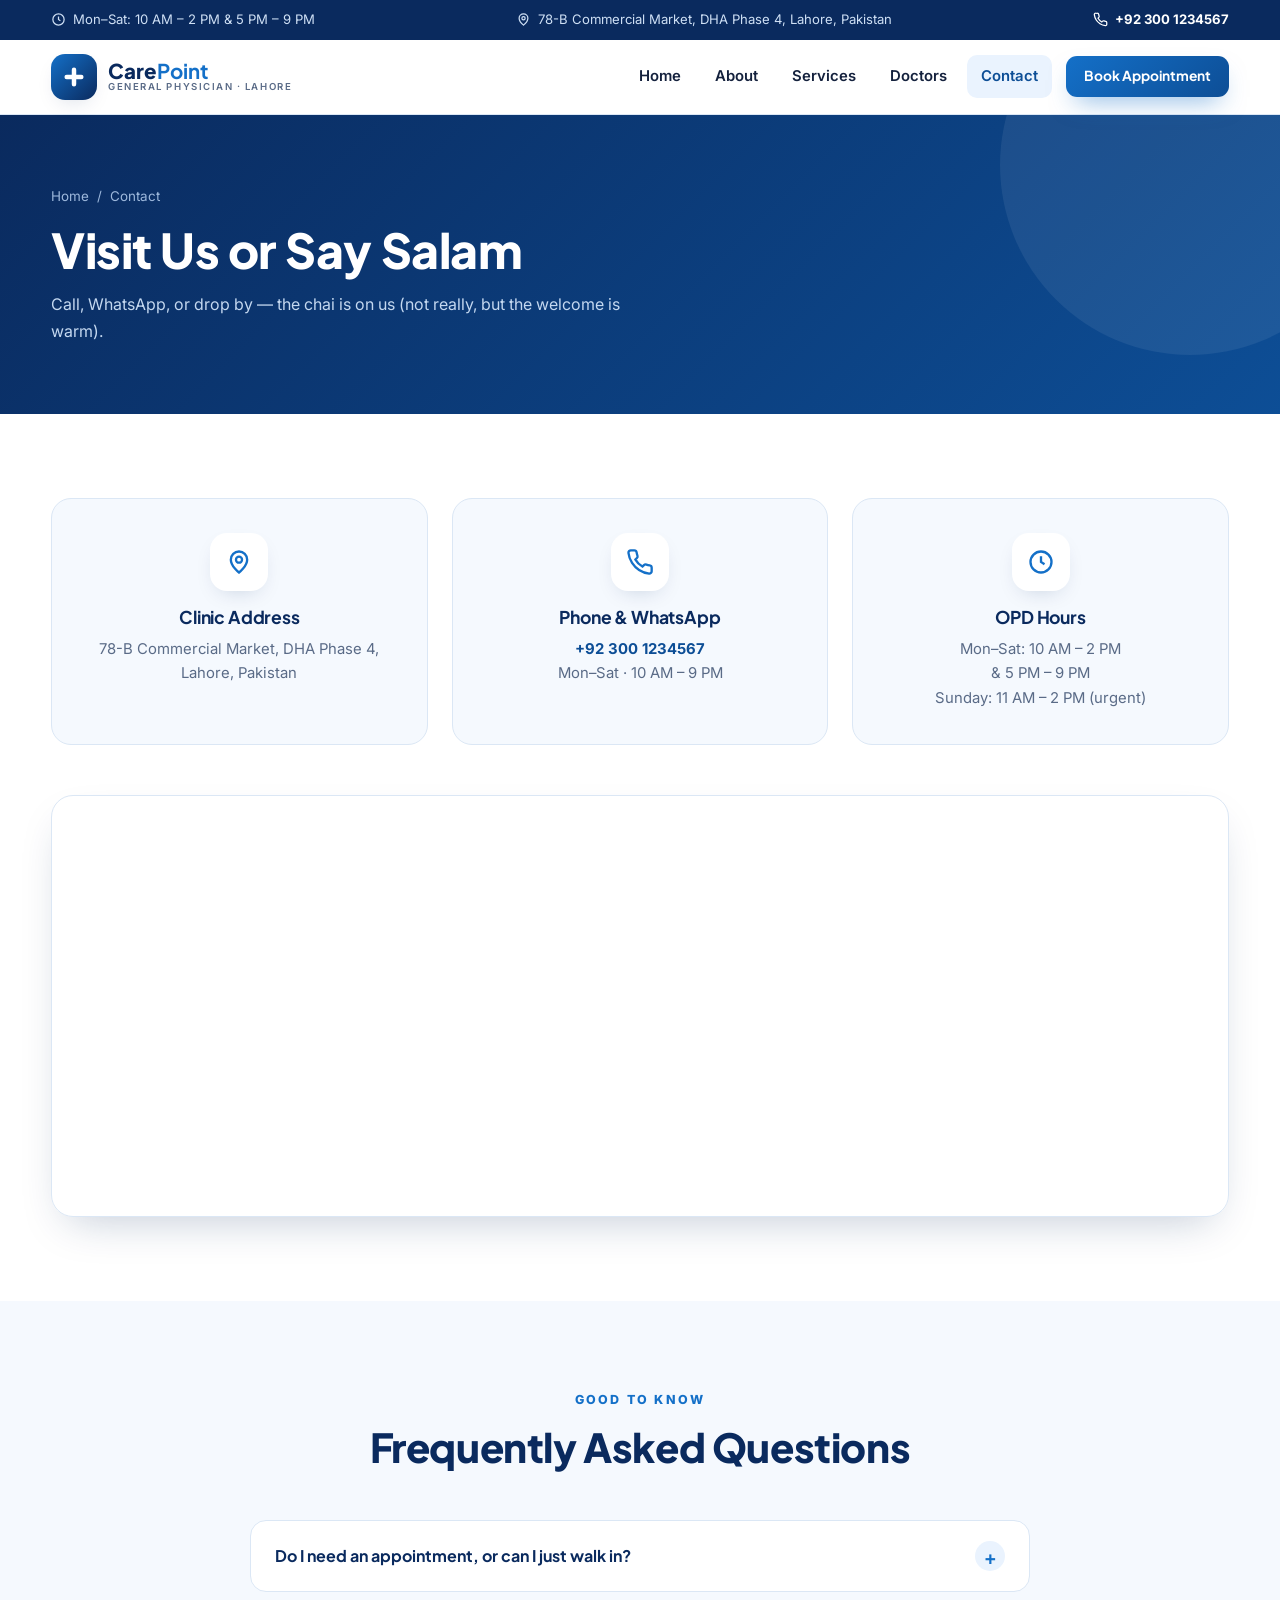
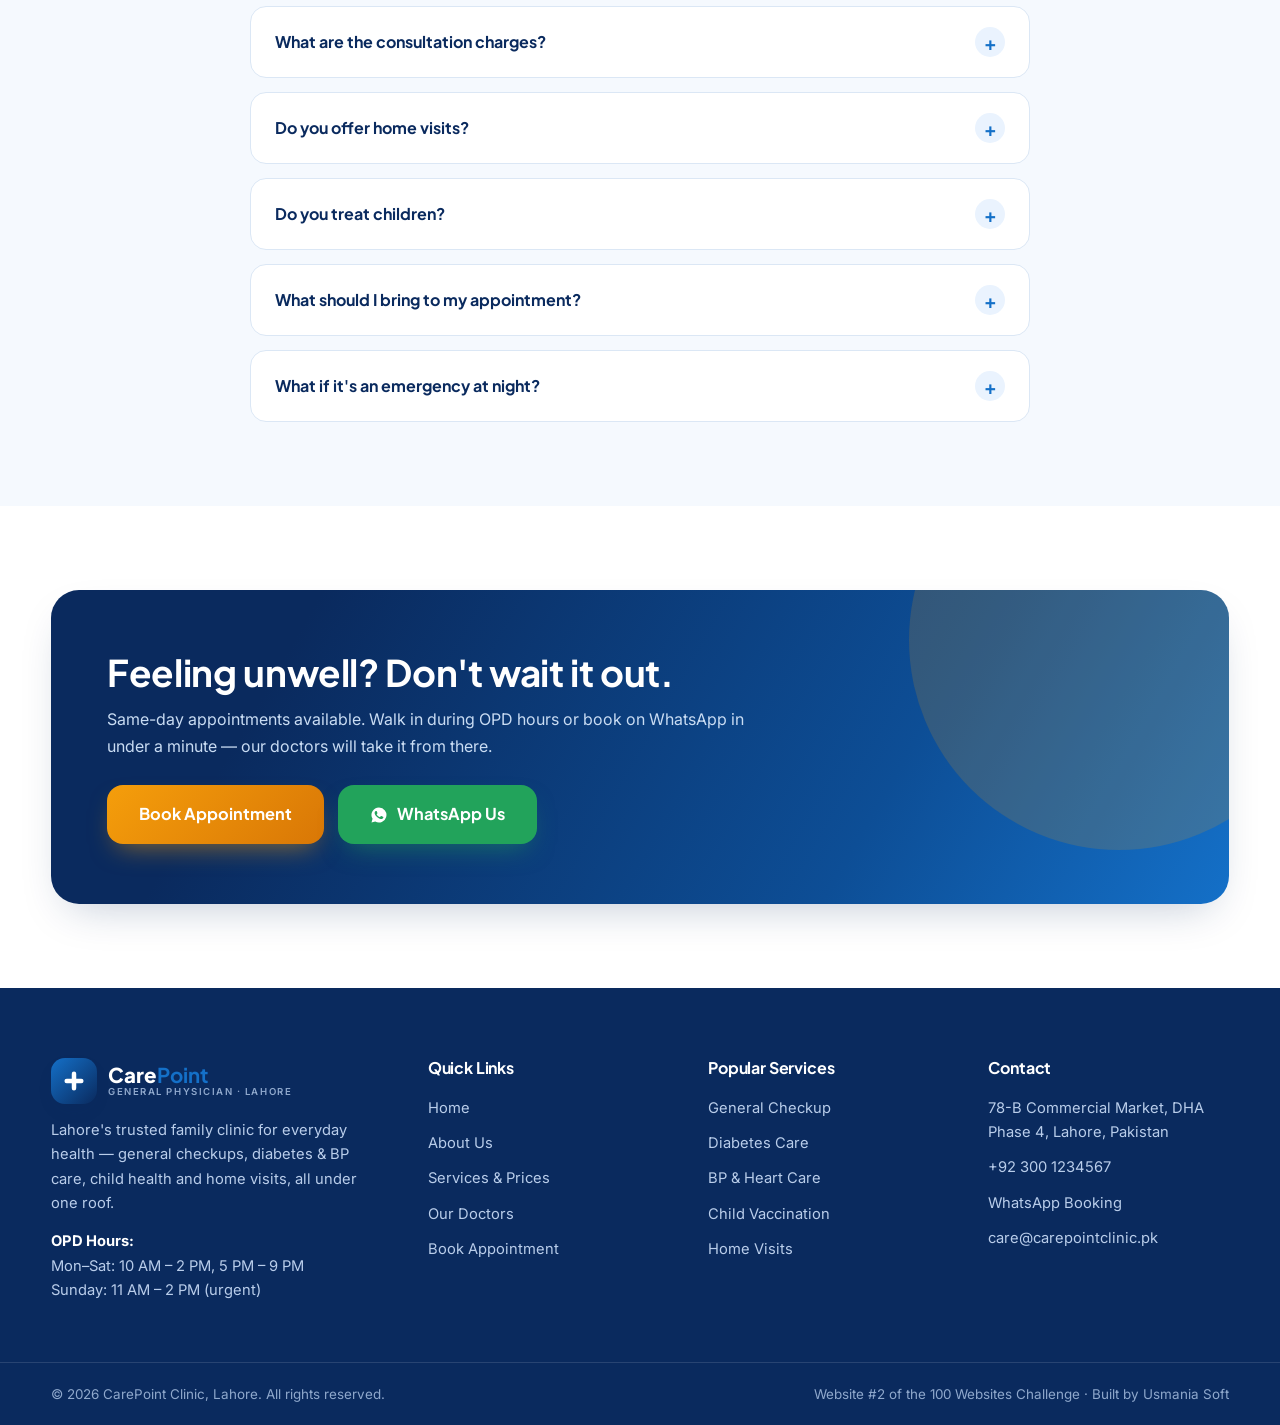
<file: contact.html>
<!DOCTYPE html>
<html lang="en">
<head>
<meta charset="UTF-8">
<meta name="viewport" content="width=device-width, initial-scale=1.0">
<title>Contact & Location — CarePoint Clinic, DHA Lahore</title>
<meta name="description" content="Visit CarePoint Clinic at DHA Phase 4, Lahore. Call or WhatsApp for appointments. OPD hours, map and FAQs.">
<link rel="preconnect" href="https://fonts.googleapis.com">
<link rel="preconnect" href="https://fonts.gstatic.com" crossorigin>
<link href="https://fonts.googleapis.com/css2?family=Plus+Jakarta+Sans:wght@600;700;800&family=Inter:wght@400;500;600;700&display=swap" rel="stylesheet">
<link rel="stylesheet" href="css/style.css">
<link rel="icon" href="data:image/svg+xml,<svg xmlns='http://www.w3.org/2000/svg' viewBox='0 0 64 64'><rect width='64' height='64' rx='16' fill='%230a2a5e'/><path d='M32 14v36M14 32h36' stroke='%23f59e0b' stroke-width='11' stroke-linecap='round'/></svg>">
</head>
<body>
<div class="topbar">
  <div class="container topbar-in">
    <span class="tb-item"><svg viewBox="0 0 24 24" fill="none" stroke="currentColor" stroke-width="2"><circle cx="12" cy="12" r="9"/><path d="M12 7v5l3 2"/></svg>Mon&ndash;Sat: 10 AM &ndash; 2 PM &amp; 5 PM &ndash; 9 PM</span>
    <span class="tb-item addr"><svg viewBox="0 0 24 24" fill="none" stroke="currentColor" stroke-width="2"><path d="M12 21s-7-5.5-7-11a7 7 0 1 1 14 0c0 5.5-7 11-7 11z"/><circle cx="12" cy="10" r="2.6"/></svg>78-B Commercial Market, DHA Phase 4, Lahore, Pakistan</span>
    <a class="tb-item tb-phone" href="tel:+923001234567"><svg viewBox="0 0 24 24" fill="none" stroke="currentColor" stroke-width="2"><path d="M22 16.9v3a2 2 0 0 1-2.2 2 19.8 19.8 0 0 1-8.6-3.1 19.5 19.5 0 0 1-6-6A19.8 19.8 0 0 1 2.1 4.2 2 2 0 0 1 4.1 2h3a2 2 0 0 1 2 1.7c.13.96.36 1.9.7 2.8a2 2 0 0 1-.45 2.1L8.1 9.9a16 16 0 0 0 6 6l1.3-1.25a2 2 0 0 1 2.1-.45c.9.34 1.84.57 2.8.7A2 2 0 0 1 22 16.9z"/></svg>+92 300 1234567</a>
  </div>
</div>
<header class="header" id="header">
  <div class="container nav-in">
    <a href="index.html" class="logo" aria-label="CarePoint Clinic">
      <span class="logo-mark"><svg viewBox="0 0 64 64"><path d="M32 14v36M14 32h36" stroke="#fff" stroke-width="11" stroke-linecap="round"/></svg></span>
      <span class="logo-text">Care<strong>Point</strong><small>GENERAL PHYSICIAN &middot; LAHORE</small></span>
    </a>
    <nav class="nav" id="nav">
      <a href="index.html" class="nav-link">Home</a>
      <a href="about.html" class="nav-link">About</a>
      <a href="services.html" class="nav-link">Services</a>
      <a href="doctors.html" class="nav-link">Doctors</a>
      <a href="contact.html" class="nav-link active">Contact</a>
      <a href="appointment.html" class="btn btn-primary btn-sm nav-cta">Book Appointment</a>
    </nav>
    <button class="hamburger" id="hamburger" aria-label="Open menu" aria-expanded="false"><span></span><span></span><span></span></button>
  </div>
</header>
<section class="page-hero">
  <div class="container">
    <div class="crumbs"><a href="index.html">Home</a> &nbsp;/&nbsp; Contact</div>
    <h1>Visit Us or Say Salam</h1>
    <p>Call, WhatsApp, or drop by — the chai is on us (not really, but the welcome is warm).</p>
  </div>
</section>

<section>
  <div class="container">
    <div class="contact-grid">
      <div class="contact-card reveal">
        <span class="icon-chip"><svg viewBox="0 0 24 24" fill="none" stroke="currentColor" stroke-width="2"><path d="M12 21s-7-5.5-7-11a7 7 0 1 1 14 0c0 5.5-7 11-7 11z"/><circle cx="12" cy="10" r="2.6"/></svg></span>
        <h3>Clinic Address</h3>
        <p>78-B Commercial Market, DHA Phase 4, Lahore, Pakistan</p>
      </div>
      <div class="contact-card reveal">
        <span class="icon-chip"><svg viewBox="0 0 24 24" fill="none" stroke="currentColor" stroke-width="2"><path d="M22 16.9v3a2 2 0 0 1-2.2 2 19.8 19.8 0 0 1-8.6-3.1 19.5 19.5 0 0 1-6-6A19.8 19.8 0 0 1 2.1 4.2 2 2 0 0 1 4.1 2h3a2 2 0 0 1 2 1.7c.13.96.36 1.9.7 2.8a2 2 0 0 1-.45 2.1L8.1 9.9a16 16 0 0 0 6 6l1.3-1.25a2 2 0 0 1 2.1-.45c.9.34 1.84.57 2.8.7A2 2 0 0 1 22 16.9z"/></svg></span>
        <h3>Phone &amp; WhatsApp</h3>
        <p><a href="tel:+923001234567" style="font-weight:700;color:var(--blue-dark)">+92 300 1234567</a><br>Mon–Sat · 10 AM – 9 PM</p>
      </div>
      <div class="contact-card reveal">
        <span class="icon-chip"><svg viewBox="0 0 24 24" fill="none" stroke="currentColor" stroke-width="2"><circle cx="12" cy="12" r="9"/><path d="M12 7v5l3 2"/></svg></span>
        <h3>OPD Hours</h3>
        <p>Mon–Sat: 10 AM – 2 PM<br>&amp; 5 PM – 9 PM<br>Sunday: 11 AM – 2 PM (urgent)</p>
      </div>
    </div>
    <div class="map-wrap reveal">
      <iframe title="CarePoint Clinic location — DHA Phase 4, Lahore" src="https://www.google.com/maps?q=DHA+Phase+4,+Lahore,+Pakistan&output=embed" loading="lazy"></iframe>
    </div>
  </div>
</section>
<section style="background:var(--sky-2)">
  <div class="container">
    <div class="sec-head center reveal">
      <span class="kicker">Good To Know</span>
      <h2>Frequently Asked Questions</h2>
    </div>
    <div class="faq reveal">
      <div class="faq-item"><button class="faq-q" type="button">Do I need an appointment, or can I just walk in?<span class="pm">+</span></button><div class="faq-a"><p>Both work. Appointments are seen exactly on time; walk-in patients are fitted between appointments and usually wait under 30 minutes.</p></div></div>
<div class="faq-item"><button class="faq-q" type="button">What are the consultation charges?<span class="pm">+</span></button><div class="faq-a"><p>A general checkup is Rs 1,500. Service-wise prices are listed on our Services page — decided before your visit, never after.</p></div></div>
<div class="faq-item"><button class="faq-q" type="button">Do you offer home visits?<span class="pm">+</span></button><div class="faq-a"><p>Yes — across DHA and nearby areas for Rs 3,000 per visit. Book on WhatsApp and we usually reach within 2–3 hours.</p></div></div>
<div class="faq-item"><button class="faq-q" type="button">Do you treat children?<span class="pm">+</span></button><div class="faq-a"><p>Absolutely. Dr. Sana Malik (MBBS, DCH) handles newborn care, vaccinations, growth tracking and childhood illnesses every morning.</p></div></div>
<div class="faq-item"><button class="faq-q" type="button">What should I bring to my appointment?<span class="pm">+</span></button><div class="faq-a"><p>Your previous prescriptions, test reports and vaccination cards if you have them. Our digital records keep everything after your first visit.</p></div></div>
<div class="faq-item"><button class="faq-q" type="button">What if it's an emergency at night?<span class="pm">+</span></button><div class="faq-a"><p>Message us on WhatsApp any time — for urgent cases the doctor on call guides you immediately, and the clinic opens early if needed.</p></div></div>
    </div>
  </div>
</section>
<section>
  <div class="container">
    <div class="cta-banner reveal">
      <div>
        <h2>Feeling unwell? Don't wait it out.</h2>
        <p>Same-day appointments available. Walk in during OPD hours or book on WhatsApp in under a minute — our doctors will take it from there.</p>
        <div class="cta-actions">
          <a href="appointment.html" class="btn btn-amber btn-lg">Book Appointment</a>
          <a href="https://wa.me/923001234567" target="_blank" rel="noopener" class="btn btn-wa btn-lg"><svg viewBox="0 0 24 24" fill="currentColor"><path d="M12 2a10 10 0 0 0-8.6 15.1L2 22l5-1.3A10 10 0 1 0 12 2zm5.4 13.9c-.2.6-1.3 1.3-1.8 1.3-.5.1-1 .2-3.4-.7-2.9-1.2-4.7-4.1-4.9-4.3-.1-.2-1.1-1.5-1.1-2.9s.7-2 1-2.3c.2-.3.5-.3.7-.3h.5c.2 0 .4 0 .6.4l.9 2.1c.1.2.1.4 0 .6l-.4.6-.4.5c-.1.1-.3.3-.1.6.1.3.7 1.2 1.6 1.9 1.1.9 2 1.2 2.3 1.3.3.1.5.1.6-.1l1-1.2c.2-.3.4-.2.7-.1l2.1 1c.3.2.5.3.6.5 0 .1 0 .7-.2 1z"/></svg>WhatsApp Us</a>
        </div>
      </div>
    </div>
  </div>
</section>
<footer class="footer">
  <div class="container footer-grid">
    <div>
      <a href="index.html" class="logo" aria-label="CarePoint Clinic">
        <span class="logo-mark"><svg viewBox="0 0 64 64"><path d="M32 14v36M14 32h36" stroke="#fff" stroke-width="11" stroke-linecap="round"/></svg></span>
        <span class="logo-text">Care<strong>Point</strong><small>GENERAL PHYSICIAN &middot; LAHORE</small></span>
      </a>
      <p>Lahore's trusted family clinic for everyday health — general checkups, diabetes &amp; BP care, child health and home visits, all under one roof.</p>
      <p><strong style="color:#fff">OPD Hours:</strong><br>Mon&ndash;Sat: 10 AM &ndash; 2 PM, 5 PM &ndash; 9 PM<br>Sunday: 11 AM &ndash; 2 PM (urgent)</p>
    </div>
    <div>
      <h4>Quick Links</h4>
      <ul>
        <li><a href="index.html">Home</a></li>
        <li><a href="about.html">About Us</a></li>
        <li><a href="services.html">Services &amp; Prices</a></li>
        <li><a href="doctors.html">Our Doctors</a></li>
        <li><a href="appointment.html">Book Appointment</a></li>
      </ul>
    </div>
    <div>
      <h4>Popular Services</h4>
      <ul>
        <li><a href="services.html">General Checkup</a></li>
        <li><a href="services.html">Diabetes Care</a></li>
        <li><a href="services.html">BP &amp; Heart Care</a></li>
        <li><a href="services.html">Child Vaccination</a></li>
        <li><a href="services.html">Home Visits</a></li>
      </ul>
    </div>
    <div>
      <h4>Contact</h4>
      <ul>
        <li>78-B Commercial Market, DHA Phase 4, Lahore, Pakistan</li>
        <li><a href="tel:+923001234567">+92 300 1234567</a></li>
        <li><a href="https://wa.me/923001234567" target="_blank" rel="noopener">WhatsApp Booking</a></li>
        <li><a href="mailto:care@carepointclinic.pk">care@carepointclinic.pk</a></li>
      </ul>
    </div>
  </div>
  <div class="footer-bottom">
    <div class="container" style="display:flex;justify-content:space-between;flex-wrap:wrap;gap:10px">
      <span>&copy; <span id="year">2026</span> CarePoint Clinic, Lahore. All rights reserved.</span>
      <span>Website #2 of the 100 Websites Challenge &middot; Built by Usmania Soft</span>
    </div>
  </div>
</footer>
<script src="js/script.js"></script>
</body>
</html>
</file>
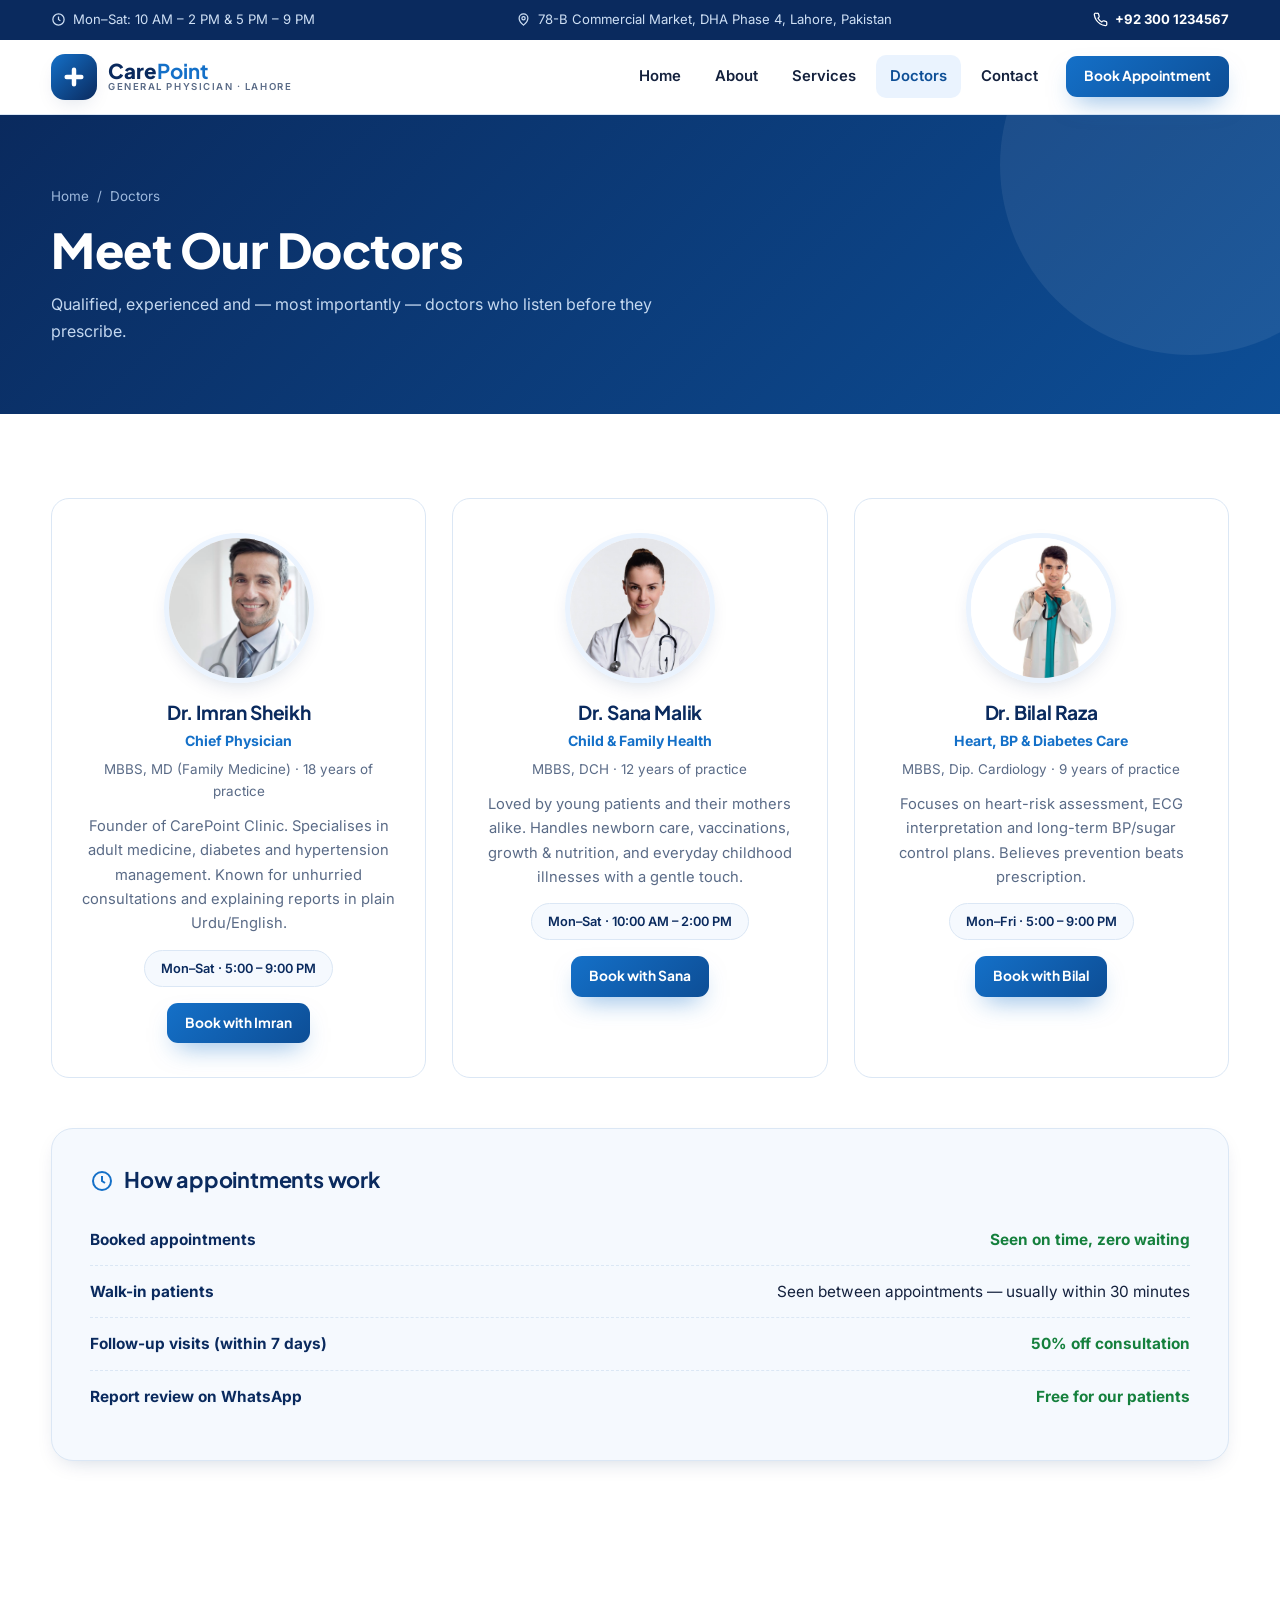
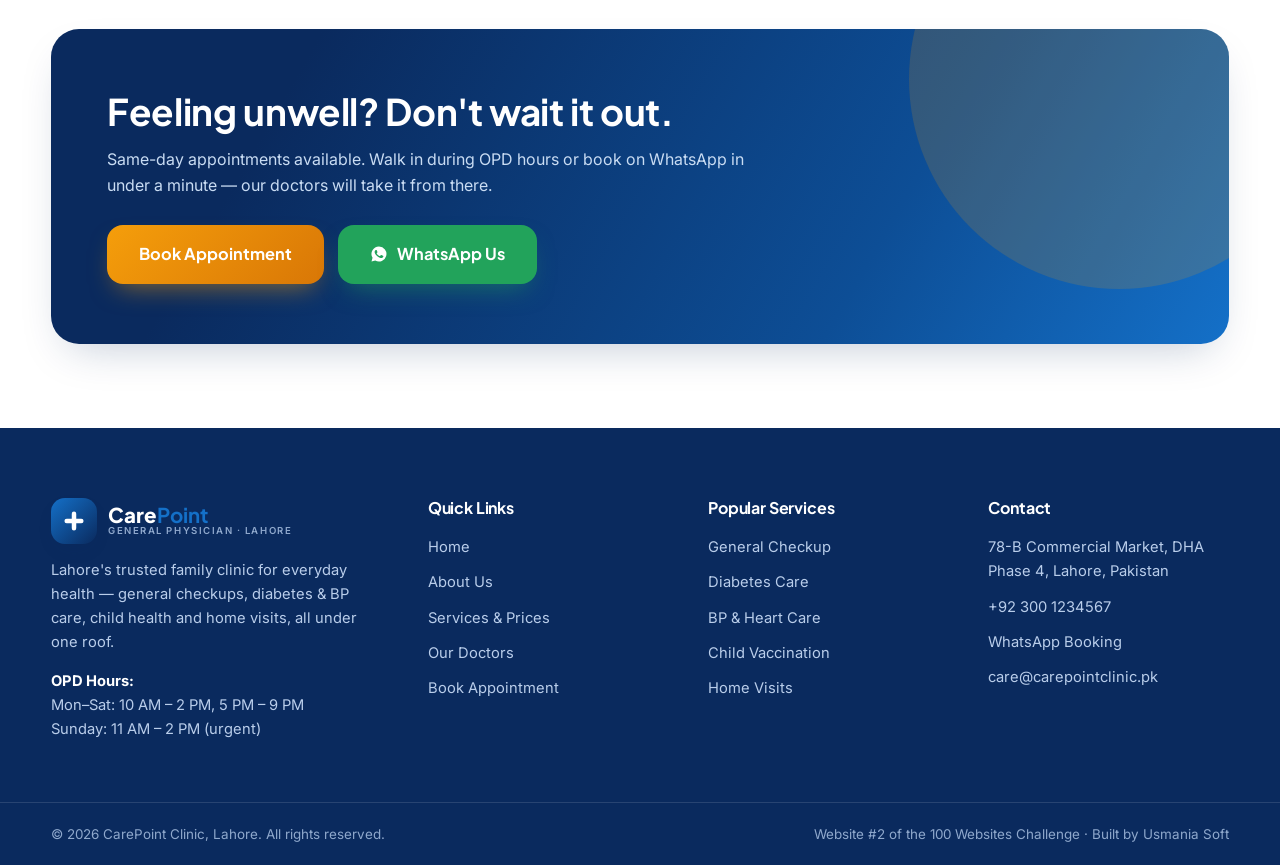
<file: doctors.html>
<!DOCTYPE html>
<html lang="en">
<head>
<meta charset="UTF-8">
<meta name="viewport" content="width=device-width, initial-scale=1.0">
<title>Our Doctors — CarePoint Clinic, Lahore</title>
<meta name="description" content="Meet the physicians of CarePoint Clinic: Dr. Imran Sheikh, Dr. Sana Malik and Dr. Bilal Raza — experienced general physicians in DHA Lahore.">
<link rel="preconnect" href="https://fonts.googleapis.com">
<link rel="preconnect" href="https://fonts.gstatic.com" crossorigin>
<link href="https://fonts.googleapis.com/css2?family=Plus+Jakarta+Sans:wght@600;700;800&family=Inter:wght@400;500;600;700&display=swap" rel="stylesheet">
<link rel="stylesheet" href="css/style.css">
<link rel="icon" href="data:image/svg+xml,<svg xmlns='http://www.w3.org/2000/svg' viewBox='0 0 64 64'><rect width='64' height='64' rx='16' fill='%230a2a5e'/><path d='M32 14v36M14 32h36' stroke='%23f59e0b' stroke-width='11' stroke-linecap='round'/></svg>">
</head>
<body>
<div class="topbar">
  <div class="container topbar-in">
    <span class="tb-item"><svg viewBox="0 0 24 24" fill="none" stroke="currentColor" stroke-width="2"><circle cx="12" cy="12" r="9"/><path d="M12 7v5l3 2"/></svg>Mon&ndash;Sat: 10 AM &ndash; 2 PM &amp; 5 PM &ndash; 9 PM</span>
    <span class="tb-item addr"><svg viewBox="0 0 24 24" fill="none" stroke="currentColor" stroke-width="2"><path d="M12 21s-7-5.5-7-11a7 7 0 1 1 14 0c0 5.5-7 11-7 11z"/><circle cx="12" cy="10" r="2.6"/></svg>78-B Commercial Market, DHA Phase 4, Lahore, Pakistan</span>
    <a class="tb-item tb-phone" href="tel:+923001234567"><svg viewBox="0 0 24 24" fill="none" stroke="currentColor" stroke-width="2"><path d="M22 16.9v3a2 2 0 0 1-2.2 2 19.8 19.8 0 0 1-8.6-3.1 19.5 19.5 0 0 1-6-6A19.8 19.8 0 0 1 2.1 4.2 2 2 0 0 1 4.1 2h3a2 2 0 0 1 2 1.7c.13.96.36 1.9.7 2.8a2 2 0 0 1-.45 2.1L8.1 9.9a16 16 0 0 0 6 6l1.3-1.25a2 2 0 0 1 2.1-.45c.9.34 1.84.57 2.8.7A2 2 0 0 1 22 16.9z"/></svg>+92 300 1234567</a>
  </div>
</div>
<header class="header" id="header">
  <div class="container nav-in">
    <a href="index.html" class="logo" aria-label="CarePoint Clinic">
      <span class="logo-mark"><svg viewBox="0 0 64 64"><path d="M32 14v36M14 32h36" stroke="#fff" stroke-width="11" stroke-linecap="round"/></svg></span>
      <span class="logo-text">Care<strong>Point</strong><small>GENERAL PHYSICIAN &middot; LAHORE</small></span>
    </a>
    <nav class="nav" id="nav">
      <a href="index.html" class="nav-link">Home</a>
      <a href="about.html" class="nav-link">About</a>
      <a href="services.html" class="nav-link">Services</a>
      <a href="doctors.html" class="nav-link active">Doctors</a>
      <a href="contact.html" class="nav-link">Contact</a>
      <a href="appointment.html" class="btn btn-primary btn-sm nav-cta">Book Appointment</a>
    </nav>
    <button class="hamburger" id="hamburger" aria-label="Open menu" aria-expanded="false"><span></span><span></span><span></span></button>
  </div>
</header>
<section class="page-hero">
  <div class="container">
    <div class="crumbs"><a href="index.html">Home</a> &nbsp;/&nbsp; Doctors</div>
    <h1>Meet Our Doctors</h1>
    <p>Qualified, experienced and — most importantly — doctors who listen before they prescribe.</p>
  </div>
</section>

<section>
  <div class="container">
    <div class="grid-3">
      <article class="card doc-card reveal">
        <img class="doc-photo" src="images/doctor-imran.jpg" alt="Dr. Imran Sheikh">
        <h3>Dr. Imran Sheikh</h3>
        <div class="doc-spec">Chief Physician</div>
        <div class="doc-cred">MBBS, MD (Family Medicine) · 18 years of practice</div>
        <p style="color:var(--muted);font-size:.92rem;margin-bottom:14px">Founder of CarePoint Clinic. Specialises in adult medicine, diabetes and hypertension management. Known for unhurried consultations and explaining reports in plain Urdu/English.</p>
        <span class="doc-time">Mon–Sat · 5:00 – 9:00 PM</span><br>
        <a class="btn btn-primary btn-sm" href="appointment.html?d=dr-imran">Book with Imran</a>
      </article><article class="card doc-card reveal">
        <img class="doc-photo" src="images/doctor-sana.jpg" alt="Dr. Sana Malik">
        <h3>Dr. Sana Malik</h3>
        <div class="doc-spec">Child & Family Health</div>
        <div class="doc-cred">MBBS, DCH · 12 years of practice</div>
        <p style="color:var(--muted);font-size:.92rem;margin-bottom:14px">Loved by young patients and their mothers alike. Handles newborn care, vaccinations, growth & nutrition, and everyday childhood illnesses with a gentle touch.</p>
        <span class="doc-time">Mon–Sat · 10:00 AM – 2:00 PM</span><br>
        <a class="btn btn-primary btn-sm" href="appointment.html?d=dr-sana">Book with Sana</a>
      </article><article class="card doc-card reveal">
        <img class="doc-photo" src="images/doctor-bilal.jpg" alt="Dr. Bilal Raza">
        <h3>Dr. Bilal Raza</h3>
        <div class="doc-spec">Heart, BP & Diabetes Care</div>
        <div class="doc-cred">MBBS, Dip. Cardiology · 9 years of practice</div>
        <p style="color:var(--muted);font-size:.92rem;margin-bottom:14px">Focuses on heart-risk assessment, ECG interpretation and long-term BP/sugar control plans. Believes prevention beats prescription.</p>
        <span class="doc-time">Mon–Fri · 5:00 – 9:00 PM</span><br>
        <a class="btn btn-primary btn-sm" href="appointment.html?d=dr-bilal">Book with Bilal</a>
      </article>
    </div>
    <div class="timing-card reveal" style="margin-top:50px">
      <h3><svg viewBox="0 0 24 24" fill="none" stroke="currentColor" stroke-width="2"><circle cx="12" cy="12" r="9"/><path d="M12 7v5l3 2"/></svg>How appointments work</h3>
      <div class="timing-row"><strong>Booked appointments</strong><span class="open">Seen on time, zero waiting</span></div>
      <div class="timing-row"><strong>Walk-in patients</strong><span>Seen between appointments — usually within 30 minutes</span></div>
      <div class="timing-row"><strong>Follow-up visits (within 7 days)</strong><span class="open">50% off consultation</span></div>
      <div class="timing-row"><strong>Report review on WhatsApp</strong><span class="open">Free for our patients</span></div>
    </div>
  </div>
</section>
<section>
  <div class="container">
    <div class="cta-banner reveal">
      <div>
        <h2>Feeling unwell? Don't wait it out.</h2>
        <p>Same-day appointments available. Walk in during OPD hours or book on WhatsApp in under a minute — our doctors will take it from there.</p>
        <div class="cta-actions">
          <a href="appointment.html" class="btn btn-amber btn-lg">Book Appointment</a>
          <a href="https://wa.me/923001234567" target="_blank" rel="noopener" class="btn btn-wa btn-lg"><svg viewBox="0 0 24 24" fill="currentColor"><path d="M12 2a10 10 0 0 0-8.6 15.1L2 22l5-1.3A10 10 0 1 0 12 2zm5.4 13.9c-.2.6-1.3 1.3-1.8 1.3-.5.1-1 .2-3.4-.7-2.9-1.2-4.7-4.1-4.9-4.3-.1-.2-1.1-1.5-1.1-2.9s.7-2 1-2.3c.2-.3.5-.3.7-.3h.5c.2 0 .4 0 .6.4l.9 2.1c.1.2.1.4 0 .6l-.4.6-.4.5c-.1.1-.3.3-.1.6.1.3.7 1.2 1.6 1.9 1.1.9 2 1.2 2.3 1.3.3.1.5.1.6-.1l1-1.2c.2-.3.4-.2.7-.1l2.1 1c.3.2.5.3.6.5 0 .1 0 .7-.2 1z"/></svg>WhatsApp Us</a>
        </div>
      </div>
    </div>
  </div>
</section>
<footer class="footer">
  <div class="container footer-grid">
    <div>
      <a href="index.html" class="logo" aria-label="CarePoint Clinic">
        <span class="logo-mark"><svg viewBox="0 0 64 64"><path d="M32 14v36M14 32h36" stroke="#fff" stroke-width="11" stroke-linecap="round"/></svg></span>
        <span class="logo-text">Care<strong>Point</strong><small>GENERAL PHYSICIAN &middot; LAHORE</small></span>
      </a>
      <p>Lahore's trusted family clinic for everyday health — general checkups, diabetes &amp; BP care, child health and home visits, all under one roof.</p>
      <p><strong style="color:#fff">OPD Hours:</strong><br>Mon&ndash;Sat: 10 AM &ndash; 2 PM, 5 PM &ndash; 9 PM<br>Sunday: 11 AM &ndash; 2 PM (urgent)</p>
    </div>
    <div>
      <h4>Quick Links</h4>
      <ul>
        <li><a href="index.html">Home</a></li>
        <li><a href="about.html">About Us</a></li>
        <li><a href="services.html">Services &amp; Prices</a></li>
        <li><a href="doctors.html">Our Doctors</a></li>
        <li><a href="appointment.html">Book Appointment</a></li>
      </ul>
    </div>
    <div>
      <h4>Popular Services</h4>
      <ul>
        <li><a href="services.html">General Checkup</a></li>
        <li><a href="services.html">Diabetes Care</a></li>
        <li><a href="services.html">BP &amp; Heart Care</a></li>
        <li><a href="services.html">Child Vaccination</a></li>
        <li><a href="services.html">Home Visits</a></li>
      </ul>
    </div>
    <div>
      <h4>Contact</h4>
      <ul>
        <li>78-B Commercial Market, DHA Phase 4, Lahore, Pakistan</li>
        <li><a href="tel:+923001234567">+92 300 1234567</a></li>
        <li><a href="https://wa.me/923001234567" target="_blank" rel="noopener">WhatsApp Booking</a></li>
        <li><a href="mailto:care@carepointclinic.pk">care@carepointclinic.pk</a></li>
      </ul>
    </div>
  </div>
  <div class="footer-bottom">
    <div class="container" style="display:flex;justify-content:space-between;flex-wrap:wrap;gap:10px">
      <span>&copy; <span id="year">2026</span> CarePoint Clinic, Lahore. All rights reserved.</span>
      <span>Website #2 of the 100 Websites Challenge &middot; Built by Usmania Soft</span>
    </div>
  </div>
</footer>
<script src="js/script.js"></script>
</body>
</html>
</file>
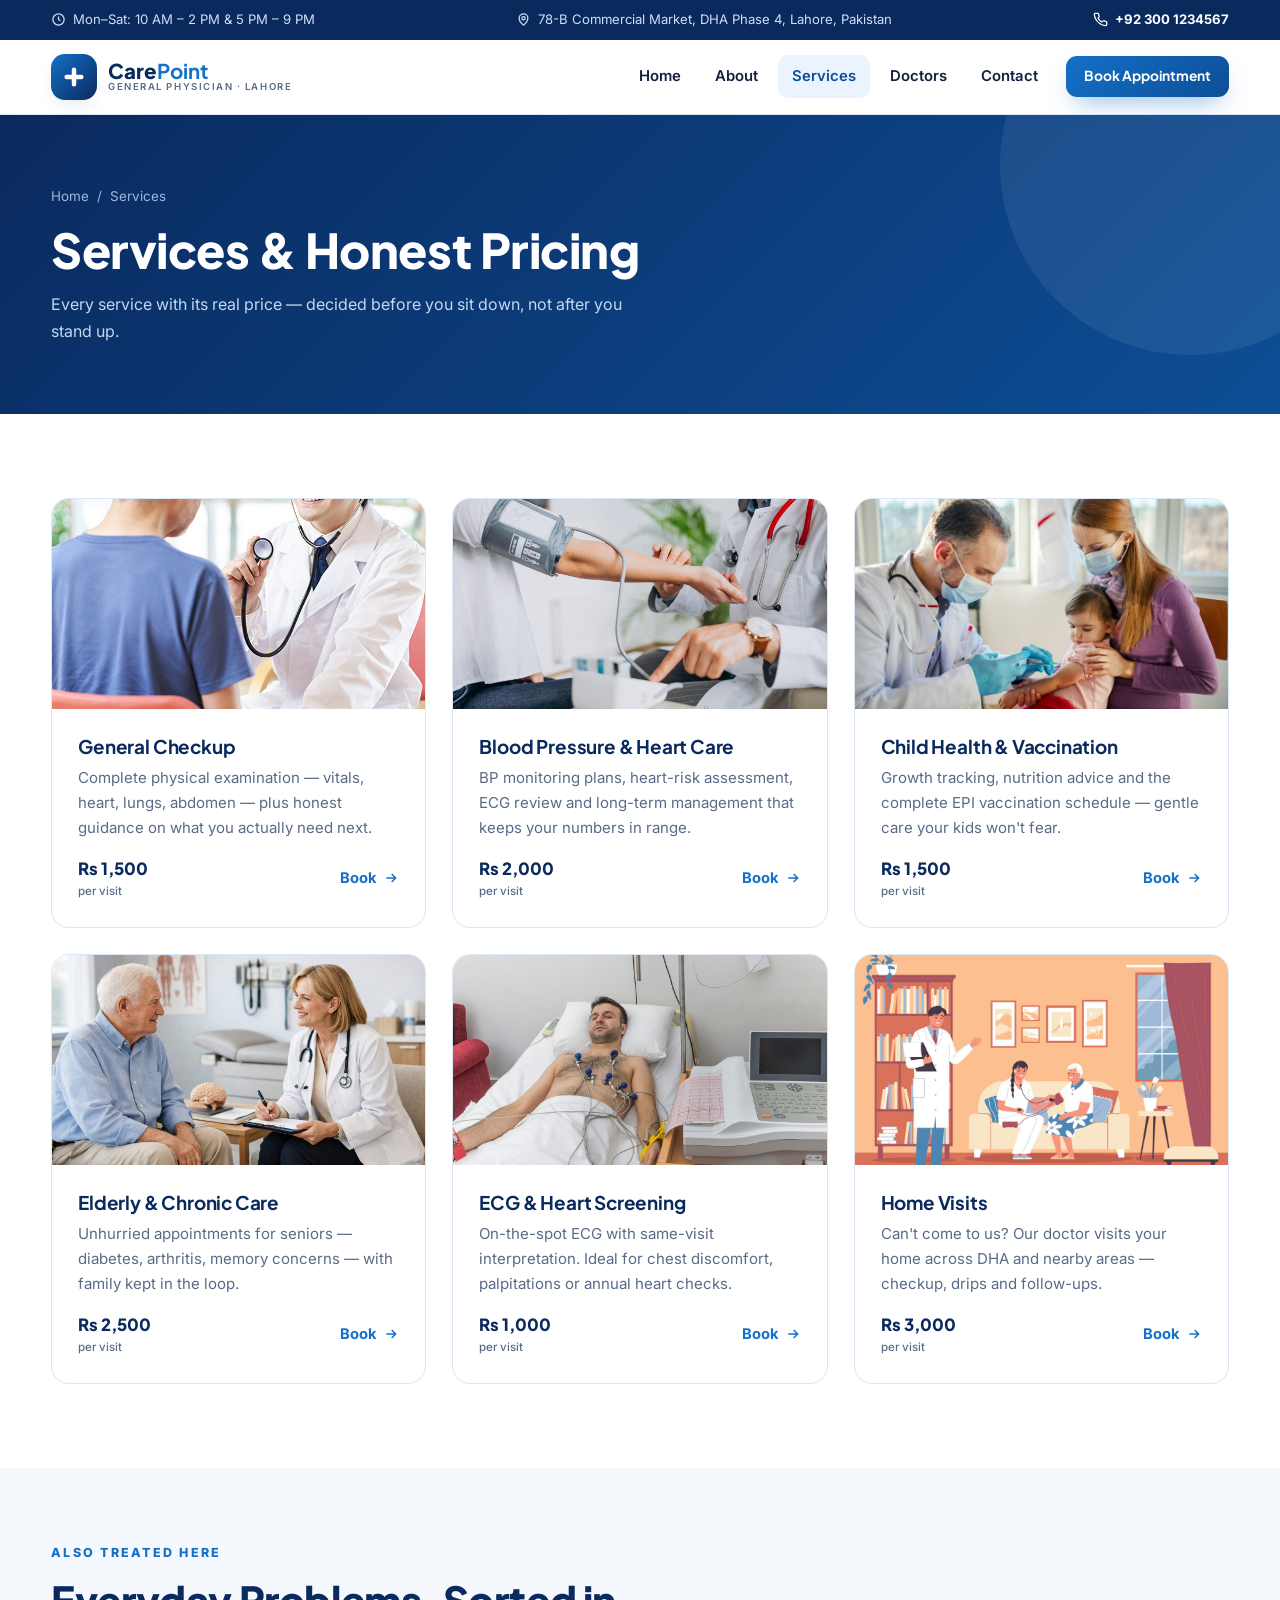
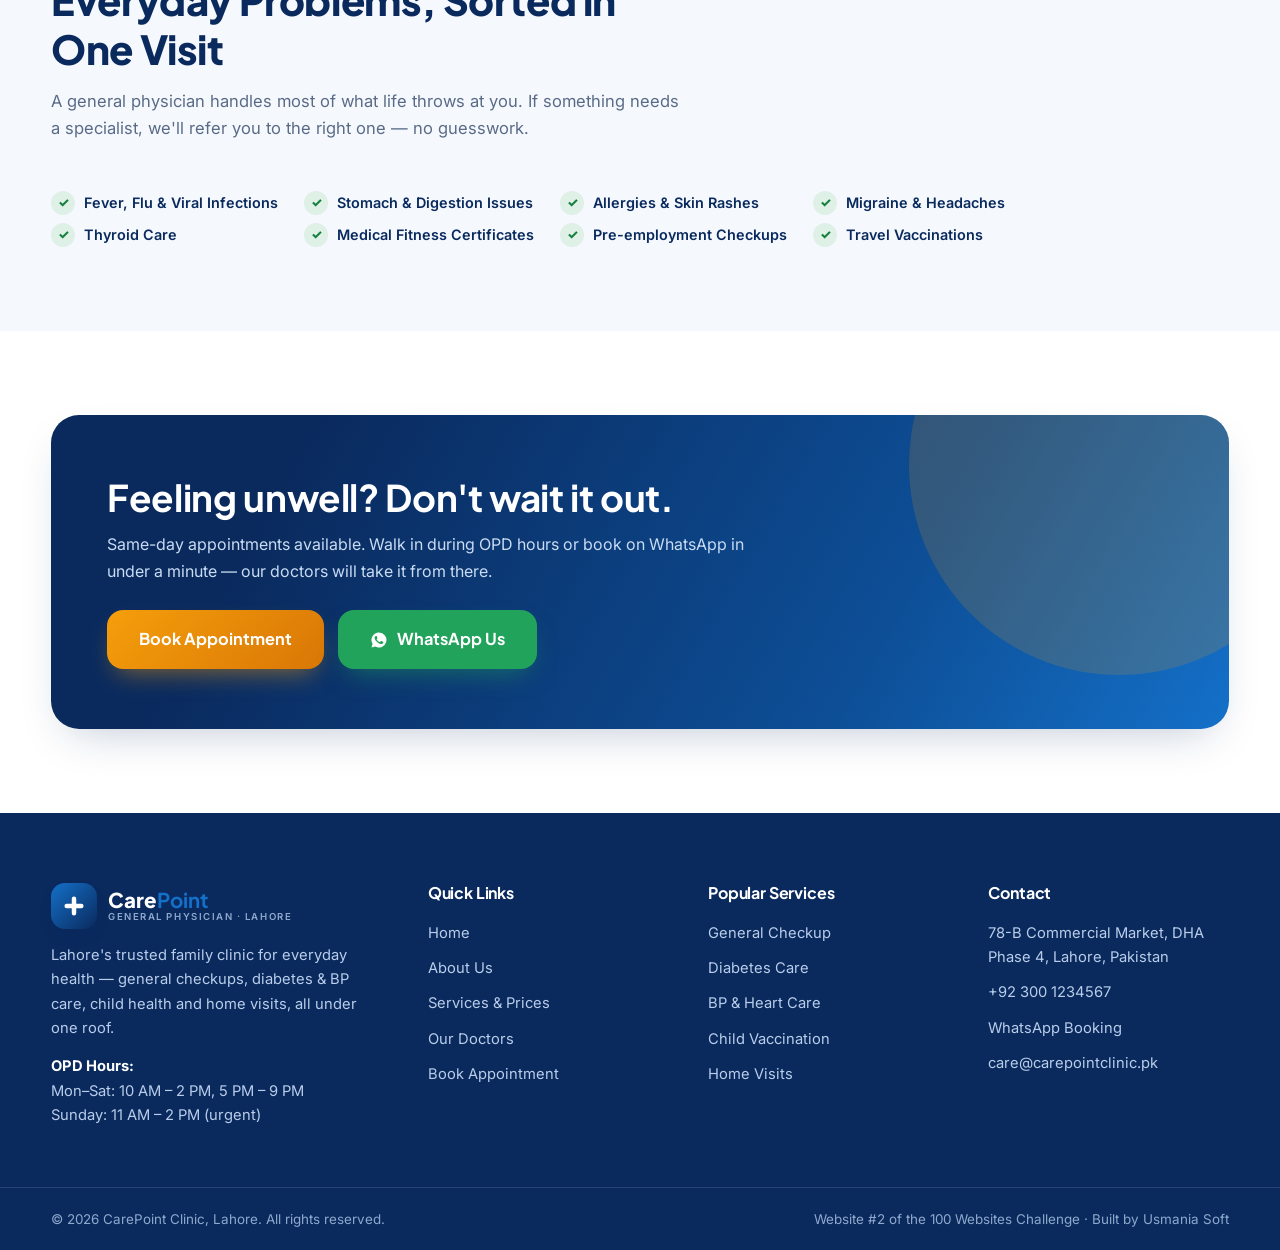
<file: services.html>
<!DOCTYPE html>
<html lang="en">
<head>
<meta charset="UTF-8">
<meta name="viewport" content="width=device-width, initial-scale=1.0">
<title>Services & Prices — CarePoint Clinic</title>
<meta name="description" content="General checkup, diabetes care, BP & heart care, child vaccination, elderly care, ECG and home visits — with honest PKR pricing at CarePoint Clinic, Lahore.">
<link rel="preconnect" href="https://fonts.googleapis.com">
<link rel="preconnect" href="https://fonts.gstatic.com" crossorigin>
<link href="https://fonts.googleapis.com/css2?family=Plus+Jakarta+Sans:wght@600;700;800&family=Inter:wght@400;500;600;700&display=swap" rel="stylesheet">
<link rel="stylesheet" href="css/style.css">
<link rel="icon" href="data:image/svg+xml,<svg xmlns='http://www.w3.org/2000/svg' viewBox='0 0 64 64'><rect width='64' height='64' rx='16' fill='%230a2a5e'/><path d='M32 14v36M14 32h36' stroke='%23f59e0b' stroke-width='11' stroke-linecap='round'/></svg>">
</head>
<body>
<div class="topbar">
  <div class="container topbar-in">
    <span class="tb-item"><svg viewBox="0 0 24 24" fill="none" stroke="currentColor" stroke-width="2"><circle cx="12" cy="12" r="9"/><path d="M12 7v5l3 2"/></svg>Mon&ndash;Sat: 10 AM &ndash; 2 PM &amp; 5 PM &ndash; 9 PM</span>
    <span class="tb-item addr"><svg viewBox="0 0 24 24" fill="none" stroke="currentColor" stroke-width="2"><path d="M12 21s-7-5.5-7-11a7 7 0 1 1 14 0c0 5.5-7 11-7 11z"/><circle cx="12" cy="10" r="2.6"/></svg>78-B Commercial Market, DHA Phase 4, Lahore, Pakistan</span>
    <a class="tb-item tb-phone" href="tel:+923001234567"><svg viewBox="0 0 24 24" fill="none" stroke="currentColor" stroke-width="2"><path d="M22 16.9v3a2 2 0 0 1-2.2 2 19.8 19.8 0 0 1-8.6-3.1 19.5 19.5 0 0 1-6-6A19.8 19.8 0 0 1 2.1 4.2 2 2 0 0 1 4.1 2h3a2 2 0 0 1 2 1.7c.13.96.36 1.9.7 2.8a2 2 0 0 1-.45 2.1L8.1 9.9a16 16 0 0 0 6 6l1.3-1.25a2 2 0 0 1 2.1-.45c.9.34 1.84.57 2.8.7A2 2 0 0 1 22 16.9z"/></svg>+92 300 1234567</a>
  </div>
</div>
<header class="header" id="header">
  <div class="container nav-in">
    <a href="index.html" class="logo" aria-label="CarePoint Clinic">
      <span class="logo-mark"><svg viewBox="0 0 64 64"><path d="M32 14v36M14 32h36" stroke="#fff" stroke-width="11" stroke-linecap="round"/></svg></span>
      <span class="logo-text">Care<strong>Point</strong><small>GENERAL PHYSICIAN &middot; LAHORE</small></span>
    </a>
    <nav class="nav" id="nav">
      <a href="index.html" class="nav-link">Home</a>
      <a href="about.html" class="nav-link">About</a>
      <a href="services.html" class="nav-link active">Services</a>
      <a href="doctors.html" class="nav-link">Doctors</a>
      <a href="contact.html" class="nav-link">Contact</a>
      <a href="appointment.html" class="btn btn-primary btn-sm nav-cta">Book Appointment</a>
    </nav>
    <button class="hamburger" id="hamburger" aria-label="Open menu" aria-expanded="false"><span></span><span></span><span></span></button>
  </div>
</header>
<section class="page-hero">
  <div class="container">
    <div class="crumbs"><a href="index.html">Home</a> &nbsp;/&nbsp; Services</div>
    <h1>Services &amp; Honest Pricing</h1>
    <p>Every service with its real price — decided before you sit down, not after you stand up.</p>
  </div>
</section>

<section>
  <div class="container">
    <div class="grid-3">
      <article class="card reveal">
      <div class="card-img"><img src="images/service-checkup.jpg" alt="A doctor performing a general physical checkup" loading="lazy"></div>
      <div class="card-body">
        <h3>General Checkup</h3>
        <p>Complete physical examination — vitals, heart, lungs, abdomen — plus honest guidance on what you actually need next.</p>
        <div class="card-foot">
          <span class="price">Rs 1,500<small>per visit</small></span>
          <a class="link-arrow" href="appointment.html?s=general-checkup">Book <svg viewBox="0 0 24 24" fill="none" stroke="currentColor" stroke-width="2.2"><path d="M5 12h14M13 6l6 6-6 6"/></svg></a>
        </div>
      </div>
    </article>
<article class="card reveal">
      <div class="card-img"><img src="images/service-bp.jpg" alt="Doctor measuring a patient's blood pressure" loading="lazy"></div>
      <div class="card-body">
        <h3>Blood Pressure &amp; Heart Care</h3>
        <p>BP monitoring plans, heart-risk assessment, ECG review and long-term management that keeps your numbers in range.</p>
        <div class="card-foot">
          <span class="price">Rs 2,000<small>per visit</small></span>
          <a class="link-arrow" href="appointment.html?s=bp-heart">Book <svg viewBox="0 0 24 24" fill="none" stroke="currentColor" stroke-width="2.2"><path d="M5 12h14M13 6l6 6-6 6"/></svg></a>
        </div>
      </div>
    </article>
<article class="card reveal">
      <div class="card-img"><img src="images/service-child.jpg" alt="Doctor vaccinating a child at the clinic" loading="lazy"></div>
      <div class="card-body">
        <h3>Child Health &amp; Vaccination</h3>
        <p>Growth tracking, nutrition advice and the complete EPI vaccination schedule — gentle care your kids won't fear.</p>
        <div class="card-foot">
          <span class="price">Rs 1,500<small>per visit</small></span>
          <a class="link-arrow" href="appointment.html?s=child-vaccination">Book <svg viewBox="0 0 24 24" fill="none" stroke="currentColor" stroke-width="2.2"><path d="M5 12h14M13 6l6 6-6 6"/></svg></a>
        </div>
      </div>
    </article>
<article class="card reveal">
      <div class="card-img"><img src="images/service-elderly.jpg" alt="Doctor consulting a senior patient" loading="lazy"></div>
      <div class="card-body">
        <h3>Elderly &amp; Chronic Care</h3>
        <p>Unhurried appointments for seniors — diabetes, arthritis, memory concerns — with family kept in the loop.</p>
        <div class="card-foot">
          <span class="price">Rs 2,500<small>per visit</small></span>
          <a class="link-arrow" href="appointment.html?s=elderly-care">Book <svg viewBox="0 0 24 24" fill="none" stroke="currentColor" stroke-width="2.2"><path d="M5 12h14M13 6l6 6-6 6"/></svg></a>
        </div>
      </div>
    </article>
<article class="card reveal">
      <div class="card-img"><img src="images/service-ecg.jpg" alt="ECG heart screening at the clinic" loading="lazy"></div>
      <div class="card-body">
        <h3>ECG &amp; Heart Screening</h3>
        <p>On-the-spot ECG with same-visit interpretation. Ideal for chest discomfort, palpitations or annual heart checks.</p>
        <div class="card-foot">
          <span class="price">Rs 1,000<small>per visit</small></span>
          <a class="link-arrow" href="appointment.html?s=ecg-screening">Book <svg viewBox="0 0 24 24" fill="none" stroke="currentColor" stroke-width="2.2"><path d="M5 12h14M13 6l6 6-6 6"/></svg></a>
        </div>
      </div>
    </article>
<article class="card reveal">
      <div class="card-img"><img src="images/service-homevisit.jpg" alt="Doctor on a home visit checking a patient" loading="lazy"></div>
      <div class="card-body">
        <h3>Home Visits</h3>
        <p>Can't come to us? Our doctor visits your home across DHA and nearby areas — checkup, drips and follow-ups.</p>
        <div class="card-foot">
          <span class="price">Rs 3,000<small>per visit</small></span>
          <a class="link-arrow" href="appointment.html?s=home-visit">Book <svg viewBox="0 0 24 24" fill="none" stroke="currentColor" stroke-width="2.2"><path d="M5 12h14M13 6l6 6-6 6"/></svg></a>
        </div>
      </div>
    </article>
    </div>
  </div>
</section>
<section style="background:var(--sky-2);padding-top:70px">
  <div class="container">
    <div class="sec-head reveal">
      <span class="kicker">Also Treated Here</span>
      <h2>Everyday Problems, Sorted in One Visit</h2>
      <p>A general physician handles most of what life throws at you. If something needs a specialist, we'll refer you to the right one — no guesswork.</p>
    </div>
    <div class="hero-points reveal" style="grid-template-columns:repeat(4,auto)">
      <span class="hpoint"><span class="tick">✓</span>Fever, Flu & Viral Infections</span>
<span class="hpoint"><span class="tick">✓</span>Stomach & Digestion Issues</span>
<span class="hpoint"><span class="tick">✓</span>Allergies & Skin Rashes</span>
<span class="hpoint"><span class="tick">✓</span>Migraine & Headaches</span>
<span class="hpoint"><span class="tick">✓</span>Thyroid Care</span>
<span class="hpoint"><span class="tick">✓</span>Medical Fitness Certificates</span>
<span class="hpoint"><span class="tick">✓</span>Pre-employment Checkups</span>
<span class="hpoint"><span class="tick">✓</span>Travel Vaccinations</span>
    </div>
  </div>
</section>
<section>
  <div class="container">
    <div class="cta-banner reveal">
      <div>
        <h2>Feeling unwell? Don't wait it out.</h2>
        <p>Same-day appointments available. Walk in during OPD hours or book on WhatsApp in under a minute — our doctors will take it from there.</p>
        <div class="cta-actions">
          <a href="appointment.html" class="btn btn-amber btn-lg">Book Appointment</a>
          <a href="https://wa.me/923001234567" target="_blank" rel="noopener" class="btn btn-wa btn-lg"><svg viewBox="0 0 24 24" fill="currentColor"><path d="M12 2a10 10 0 0 0-8.6 15.1L2 22l5-1.3A10 10 0 1 0 12 2zm5.4 13.9c-.2.6-1.3 1.3-1.8 1.3-.5.1-1 .2-3.4-.7-2.9-1.2-4.7-4.1-4.9-4.3-.1-.2-1.1-1.5-1.1-2.9s.7-2 1-2.3c.2-.3.5-.3.7-.3h.5c.2 0 .4 0 .6.4l.9 2.1c.1.2.1.4 0 .6l-.4.6-.4.5c-.1.1-.3.3-.1.6.1.3.7 1.2 1.6 1.9 1.1.9 2 1.2 2.3 1.3.3.1.5.1.6-.1l1-1.2c.2-.3.4-.2.7-.1l2.1 1c.3.2.5.3.6.5 0 .1 0 .7-.2 1z"/></svg>WhatsApp Us</a>
        </div>
      </div>
    </div>
  </div>
</section>
<footer class="footer">
  <div class="container footer-grid">
    <div>
      <a href="index.html" class="logo" aria-label="CarePoint Clinic">
        <span class="logo-mark"><svg viewBox="0 0 64 64"><path d="M32 14v36M14 32h36" stroke="#fff" stroke-width="11" stroke-linecap="round"/></svg></span>
        <span class="logo-text">Care<strong>Point</strong><small>GENERAL PHYSICIAN &middot; LAHORE</small></span>
      </a>
      <p>Lahore's trusted family clinic for everyday health — general checkups, diabetes &amp; BP care, child health and home visits, all under one roof.</p>
      <p><strong style="color:#fff">OPD Hours:</strong><br>Mon&ndash;Sat: 10 AM &ndash; 2 PM, 5 PM &ndash; 9 PM<br>Sunday: 11 AM &ndash; 2 PM (urgent)</p>
    </div>
    <div>
      <h4>Quick Links</h4>
      <ul>
        <li><a href="index.html">Home</a></li>
        <li><a href="about.html">About Us</a></li>
        <li><a href="services.html">Services &amp; Prices</a></li>
        <li><a href="doctors.html">Our Doctors</a></li>
        <li><a href="appointment.html">Book Appointment</a></li>
      </ul>
    </div>
    <div>
      <h4>Popular Services</h4>
      <ul>
        <li><a href="services.html">General Checkup</a></li>
        <li><a href="services.html">Diabetes Care</a></li>
        <li><a href="services.html">BP &amp; Heart Care</a></li>
        <li><a href="services.html">Child Vaccination</a></li>
        <li><a href="services.html">Home Visits</a></li>
      </ul>
    </div>
    <div>
      <h4>Contact</h4>
      <ul>
        <li>78-B Commercial Market, DHA Phase 4, Lahore, Pakistan</li>
        <li><a href="tel:+923001234567">+92 300 1234567</a></li>
        <li><a href="https://wa.me/923001234567" target="_blank" rel="noopener">WhatsApp Booking</a></li>
        <li><a href="mailto:care@carepointclinic.pk">care@carepointclinic.pk</a></li>
      </ul>
    </div>
  </div>
  <div class="footer-bottom">
    <div class="container" style="display:flex;justify-content:space-between;flex-wrap:wrap;gap:10px">
      <span>&copy; <span id="year">2026</span> CarePoint Clinic, Lahore. All rights reserved.</span>
      <span>Website #2 of the 100 Websites Challenge &middot; Built by Usmania Soft</span>
    </div>
  </div>
</footer>
<script src="js/script.js"></script>
</body>
</html>
</file>
<file: css/style.css>
/* CarePoint Clinic — General Physician & Family Care, Lahore
   Design: clinical trust — deep navy + medical blue + warm amber.
   Typography: Plus Jakarta Sans (headings) + Inter (body). */

:root{
  --navy:#0a2a5e;
  --navy-2:#123a7d;
  --blue:#1470c8;
  --blue-dark:#0d4e96;
  --sky:#eaf3fe;
  --sky-2:#f5f9fe;
  --amber:#f59e0b;
  --amber-dark:#d97706;
  --ink:#14213d;
  --muted:#5a6b87;
  --line:#dbe7f5;
  --white:#ffffff;
  --wa:#22a35b;
  --radius:18px;
  --shadow:0 18px 45px -18px rgba(10,42,94,.28);
  --shadow-sm:0 8px 22px -10px rgba(10,42,94,.22);
}
*{margin:0;padding:0;box-sizing:border-box}
html{scroll-behavior:smooth}
body{font-family:'Inter',system-ui,sans-serif;color:var(--ink);background:var(--white);line-height:1.65;-webkit-font-smoothing:antialiased}
h1,h2,h3,h4{font-family:'Plus Jakarta Sans','Inter',sans-serif;line-height:1.22;letter-spacing:-.01em;color:var(--navy)}
img{max-width:100%;display:block}
a{text-decoration:none;color:inherit}
.container{width:min(1180px,92%);margin:0 auto}
section{padding:84px 0}

/* ---------- topbar ---------- */
.topbar{background:var(--navy);color:#cfe0f5;font-size:.82rem}
.topbar-in{display:flex;justify-content:space-between;align-items:center;gap:14px;padding:9px 0;flex-wrap:wrap}
.tb-item{display:inline-flex;align-items:center;gap:7px}
.tb-item svg{width:15px;height:15px;flex:none}
.tb-phone{font-weight:700;color:#fff}
.tb-phone:hover{color:var(--amber)}

/* ---------- header ---------- */
.header{position:sticky;top:0;z-index:60;background:rgba(255,255,255,.94);backdrop-filter:blur(12px);border-bottom:1px solid var(--line);transition:box-shadow .25s}
.header.scrolled{box-shadow:0 10px 30px -14px rgba(10,42,94,.25)}
.nav-in{display:flex;align-items:center;justify-content:space-between;padding:14px 0;gap:18px}
.logo{display:flex;align-items:center;gap:11px}
.logo-mark{width:46px;height:46px;border-radius:14px;background:linear-gradient(135deg,var(--blue),var(--navy));display:grid;place-items:center;box-shadow:var(--shadow-sm);flex:none}
.logo-mark svg{width:26px;height:26px}
.logo-text{font-family:'Plus Jakarta Sans';font-weight:800;font-size:1.28rem;color:var(--navy);line-height:1.05}
.logo-text strong{color:var(--blue)}
.logo-text small{display:block;font-family:'Inter';font-weight:600;font-size:.6rem;letter-spacing:.16em;color:var(--muted)}
.nav{display:flex;align-items:center;gap:6px}
.nav-link{padding:9px 14px;border-radius:10px;font-weight:600;font-size:.93rem;color:var(--ink);transition:.2s}
.nav-link:hover{background:var(--sky);color:var(--blue-dark)}
.nav-link.active{background:var(--sky);color:var(--blue-dark)}
.nav-cta{margin-left:8px}
.hamburger{display:none;background:none;border:0;cursor:pointer;padding:8px}
.hamburger span{display:block;width:26px;height:3px;border-radius:3px;background:var(--navy);margin:5px 0;transition:.25s}

/* ---------- buttons ---------- */
.btn{display:inline-flex;align-items:center;justify-content:center;gap:9px;padding:13px 26px;border-radius:14px;font-weight:700;font-size:.96rem;border:0;cursor:pointer;transition:transform .18s,box-shadow .18s,background .18s;font-family:'Plus Jakarta Sans'}
.btn svg{width:18px;height:18px;flex:none}
.btn:hover{transform:translateY(-2px)}
.btn:active{transform:translateY(0)}
.btn-primary{background:linear-gradient(135deg,var(--blue),var(--blue-dark));color:#fff;box-shadow:0 12px 26px -10px rgba(20,112,200,.55)}
.btn-primary:hover{box-shadow:0 16px 32px -10px rgba(20,112,200,.65)}
.btn-amber{background:linear-gradient(135deg,var(--amber),var(--amber-dark));color:#fff;box-shadow:0 12px 26px -10px rgba(245,158,11,.55)}
.btn-outline{background:#fff;color:var(--blue-dark);border:2px solid var(--line)}
.btn-outline:hover{border-color:var(--blue);background:var(--sky)}
.btn-wa{background:var(--wa);color:#fff;box-shadow:0 12px 26px -10px rgba(34,163,91,.55)}
.btn-lg{padding:16px 32px;font-size:1.02rem;border-radius:16px}
.btn-sm{padding:9px 18px;font-size:.86rem;border-radius:11px}

/* ---------- hero ---------- */
.hero{position:relative;overflow:hidden;padding:74px 0 90px;background:linear-gradient(180deg,var(--sky-2) 0%,#fff 78%)}
.hero-blob{position:absolute;border-radius:50%;filter:blur(90px);opacity:.5;pointer-events:none}
.blob-1{width:480px;height:480px;background:#bcd9f7;top:-160px;right:-120px}
.blob-2{width:380px;height:380px;background:#ffe3ae;bottom:-140px;left:-120px}
.hero-in{position:relative;display:grid;grid-template-columns:1.05fr .95fr;gap:56px;align-items:center}
.eyebrow{display:inline-flex;align-items:center;gap:8px;background:#fff;border:1px solid var(--line);color:var(--blue-dark);font-weight:700;font-size:.82rem;padding:8px 16px;border-radius:100px;box-shadow:var(--shadow-sm);margin-bottom:20px}
.eyebrow svg{width:15px;height:15px;color:var(--amber)}
.hero h1{font-size:clamp(2.3rem,4.6vw,3.6rem);font-weight:800;margin-bottom:18px}
.grad-text{background:linear-gradient(120deg,var(--blue),var(--amber-dark));-webkit-background-clip:text;background-clip:text;color:transparent}
.hero-sub{font-size:1.1rem;color:var(--muted);max-width:34rem;margin-bottom:30px}
.hero-actions{display:flex;gap:14px;flex-wrap:wrap;margin-bottom:36px}
.hero-points{display:grid;grid-template-columns:repeat(3,auto);gap:8px 26px;justify-content:start}
.hpoint{display:flex;align-items:center;gap:9px;font-weight:600;font-size:.9rem;color:var(--navy)}
.hpoint .tick{width:24px;height:24px;border-radius:50%;background:#dff0e6;color:#15803d;display:grid;place-items:center;flex:none;font-size:.8rem;font-weight:800}
.hero-visual{position:relative}
.hero-media{border-radius:26px;overflow:hidden;box-shadow:var(--shadow);border:8px solid #fff;transform:rotate(1.5deg)}
.hero-media img{width:100%;height:460px;object-fit:cover}
.float-card{position:absolute;background:#fff;border-radius:16px;box-shadow:var(--shadow);padding:14px 18px;display:flex;align-items:center;gap:12px;animation:floaty 5s ease-in-out infinite}
.float-card .fc-icon{width:44px;height:44px;border-radius:13px;display:grid;place-items:center;flex:none}
.float-card .fc-icon svg{width:24px;height:24px}
.float-card strong{display:block;font-size:.92rem;color:var(--navy)}
.float-card small{color:var(--muted);font-size:.78rem}
.fc-1{top:26px;left:-34px}
.fc-1 .fc-icon{background:#e3f0fd;color:var(--blue)}
.fc-2{bottom:30px;right:-20px;animation-delay:2.4s}
.fc-2 .fc-icon{background:#fef3d8;color:var(--amber-dark)}
@keyframes floaty{0%,100%{transform:translateY(0)}50%{transform:translateY(-12px)}}

/* ---------- strips / sections ---------- */
.strip{background:var(--navy);color:#dbe7f8;padding:20px 0}
.strip-in{display:flex;justify-content:space-between;align-items:center;gap:18px;flex-wrap:wrap}
.strip-in strong{font-family:'Plus Jakarta Sans';font-size:1.05rem;color:#fff}
.sec-head{max-width:640px;margin-bottom:48px}
.sec-head.center{margin-left:auto;margin-right:auto;text-align:center}
.kicker{display:inline-block;font-weight:800;font-size:.78rem;letter-spacing:.18em;text-transform:uppercase;color:var(--blue);margin-bottom:12px}
.sec-head h2{font-size:clamp(1.7rem,3.2vw,2.5rem);font-weight:800;margin-bottom:14px}
.sec-head p{color:var(--muted);font-size:1.04rem}

/* ---------- cards ---------- */
.grid-3{display:grid;grid-template-columns:repeat(3,1fr);gap:26px}
.grid-4{display:grid;grid-template-columns:repeat(4,1fr);gap:22px}
.card{background:#fff;border:1px solid var(--line);border-radius:var(--radius);overflow:hidden;transition:transform .25s,box-shadow .25s}
.card:hover{transform:translateY(-7px);box-shadow:var(--shadow)}
.card-img{height:210px;overflow:hidden}
.card-img img{width:100%;height:100%;object-fit:cover;transition:transform .5s}
.card:hover .card-img img{transform:scale(1.06)}
.card-body{padding:26px}
.card-body .icon-chip{width:52px;height:52px;border-radius:15px;background:var(--sky);display:grid;place-items:center;margin-bottom:16px;color:var(--blue)}
.card-body .icon-chip svg{width:27px;height:27px}
.card-body h3{font-size:1.18rem;margin-bottom:8px}
.card-body p{color:var(--muted);font-size:.94rem;margin-bottom:14px}
.card-foot{display:flex;justify-content:space-between;align-items:center;margin-top:6px}
.price{font-family:'Plus Jakarta Sans';font-weight:800;color:var(--navy);font-size:1.05rem}
.price small{display:block;font-family:'Inter';font-weight:500;font-size:.72rem;color:var(--muted)}
.link-arrow{font-weight:700;color:var(--blue);display:inline-flex;align-items:center;gap:6px;font-size:.92rem}
.link-arrow:hover{gap:10px}
.link-arrow svg{width:16px;height:16px}

/* ---------- stats band ---------- */
.stats-band{background:linear-gradient(135deg,var(--navy),var(--blue-dark));border-radius:26px;padding:52px 48px;display:grid;grid-template-columns:repeat(4,1fr);gap:28px;color:#fff;box-shadow:var(--shadow);position:relative;overflow:hidden}
.stats-band::after{content:"";position:absolute;width:340px;height:340px;border-radius:50%;background:rgba(255,255,255,.06);top:-120px;right:-80px}
.stat{text-align:center;position:relative;z-index:1}
.stat strong{font-family:'Plus Jakarta Sans';font-size:2.5rem;font-weight:800;display:block;color:#fff}
.stat strong .plus{color:var(--amber)}
.stat span{color:#bcd2ef;font-size:.9rem}

/* ---------- split (about teaser) ---------- */
.split{display:grid;grid-template-columns:1fr 1fr;gap:60px;align-items:center}
.split-media{position:relative}
.split-media img.main{border-radius:24px;box-shadow:var(--shadow);height:480px;width:100%;object-fit:cover}
.split-media img.inset{position:absolute;width:46%;border-radius:18px;border:7px solid #fff;box-shadow:var(--shadow);bottom:-34px;right:-24px;height:210px;object-fit:cover}
.split-copy h2{font-size:clamp(1.7rem,3vw,2.4rem);font-weight:800;margin-bottom:16px}
.split-copy p{color:var(--muted);margin-bottom:16px}
.check-list{list-style:none;margin:22px 0;display:grid;gap:12px}
.check-list li{display:flex;gap:12px;align-items:flex-start;font-weight:600;font-size:.96rem}
.check-list .tick{width:26px;height:26px;border-radius:50%;background:var(--sky);color:var(--blue);display:grid;place-items:center;flex:none;font-weight:800;font-size:.82rem;margin-top:2px}

/* ---------- doctors ---------- */
.doc-card{text-align:center;padding:34px 26px}
.doc-photo{width:150px;height:150px;border-radius:50%;object-fit:cover;margin:0 auto 18px;border:5px solid var(--sky);box-shadow:var(--shadow-sm)}
.doc-card h3{font-size:1.2rem;margin-bottom:4px}
.doc-spec{color:var(--blue);font-weight:700;font-size:.88rem;margin-bottom:6px}
.doc-cred{color:var(--muted);font-size:.84rem;margin-bottom:12px}
.doc-time{display:inline-block;background:var(--sky-2);border:1px solid var(--line);border-radius:100px;padding:7px 16px;font-size:.8rem;font-weight:600;color:var(--navy);margin-bottom:16px}

/* ---------- testimonials ---------- */
.testi-wrap{max-width:760px;margin:0 auto;position:relative}
.testi{background:#fff;border:1px solid var(--line);border-radius:22px;padding:44px;box-shadow:var(--shadow-sm);text-align:center;display:none}
.testi.show{display:block;animation:fadein .5s}
@keyframes fadein{from{opacity:0;transform:translateY(12px)}to{opacity:1;transform:none}}
.testi .stars{color:var(--amber);font-size:1.2rem;letter-spacing:3px;margin-bottom:14px}
.testi p{font-size:1.08rem;color:var(--ink);font-style:italic;margin-bottom:18px}
.testi strong{color:var(--navy)}
.testi small{color:var(--muted)}
.testi-nav{display:flex;justify-content:center;gap:10px;margin-top:22px}
.testi-dot{width:12px;height:12px;border-radius:50%;border:0;background:var(--line);cursor:pointer;transition:.2s}
.testi-dot.on{background:var(--blue);transform:scale(1.25)}

/* ---------- timings ---------- */
.timing-card{background:var(--sky-2);border:1px solid var(--line);border-radius:22px;padding:38px;box-shadow:var(--shadow-sm)}
.timing-card h3{font-size:1.35rem;margin-bottom:20px;display:flex;align-items:center;gap:10px}
.timing-card h3 svg{width:24px;height:24px;color:var(--blue)}
.timing-row{display:flex;justify-content:space-between;align-items:center;padding:13px 0;border-bottom:1px dashed var(--line);font-size:.96rem}
.timing-row:last-child{border:0}
.timing-row strong{color:var(--navy)}
.timing-row .open{color:#15803d;font-weight:700}
.timing-row .closed{color:#b91c1c;font-weight:700}

/* ---------- FAQ ---------- */
.faq{max-width:780px;margin:0 auto;display:grid;gap:14px}
.faq-item{background:#fff;border:1px solid var(--line);border-radius:16px;overflow:hidden;transition:.2s}
.faq-item.open{border-color:var(--blue);box-shadow:var(--shadow-sm)}
.faq-q{width:100%;background:none;border:0;padding:20px 24px;display:flex;justify-content:space-between;align-items:center;gap:14px;cursor:pointer;font-family:'Plus Jakarta Sans';font-weight:700;font-size:1rem;color:var(--navy);text-align:left}
.faq-q .pm{width:30px;height:30px;border-radius:50%;background:var(--sky);color:var(--blue);display:grid;place-items:center;font-size:1.2rem;flex:none;transition:.25s}
.faq-item.open .pm{background:var(--blue);color:#fff;transform:rotate(45deg)}
.faq-a{max-height:0;overflow:hidden;transition:max-height .3s ease}
.faq-a p{padding:0 24px 22px;color:var(--muted);font-size:.95rem}

/* ---------- CTA banner ---------- */
.cta-banner{background:linear-gradient(120deg,var(--navy) 20%,var(--blue-dark) 70%,var(--blue) 100%);border-radius:28px;padding:60px 56px;color:#fff;display:grid;grid-template-columns:1.3fr .7fr;gap:30px;align-items:center;position:relative;overflow:hidden;box-shadow:var(--shadow)}
.cta-banner::before{content:"";position:absolute;width:420px;height:420px;border-radius:50%;background:rgba(245,158,11,.16);top:-160px;right:-100px}
.cta-banner h2{color:#fff;font-size:clamp(1.6rem,3vw,2.3rem);margin-bottom:12px;position:relative;z-index:1}
.cta-banner p{color:#c9dcf3;margin-bottom:26px;position:relative;z-index:1}
.cta-actions{display:flex;gap:14px;flex-wrap:wrap;position:relative;z-index:1}

/* ---------- footer ---------- */
.footer{background:var(--navy);color:#b9cdea;margin-top:0}
.footer-grid{display:grid;grid-template-columns:1.4fr 1fr 1fr 1fr;gap:40px;padding:70px 0 46px}
.footer .logo-text{color:#fff}
.footer .logo-text small{color:#8fa8cc}
.footer p{font-size:.92rem;margin:14px 0;max-width:22rem}
.footer h4{color:#fff;font-size:1rem;margin-bottom:18px}
.footer ul{list-style:none;display:grid;gap:11px;font-size:.92rem}
.footer ul a:hover{color:var(--amber)}
.footer-bottom{border-top:1px solid rgba(255,255,255,.12);padding:20px 0;display:flex;justify-content:space-between;gap:12px;flex-wrap:wrap;font-size:.84rem;color:#8fa8cc}

/* ---------- page hero ---------- */
.page-hero{background:linear-gradient(135deg,var(--navy),var(--blue-dark));color:#fff;padding:70px 0;position:relative;overflow:hidden}
.page-hero::after{content:"";position:absolute;width:380px;height:380px;border-radius:50%;background:rgba(255,255,255,.07);top:-140px;right:-100px}
.page-hero h1{color:#fff;font-size:clamp(2rem,4vw,3rem);font-weight:800;margin-bottom:12px;position:relative;z-index:1}
.page-hero p{color:#c4d8f0;max-width:38rem;position:relative;z-index:1}
.crumbs{font-size:.84rem;color:#9db8dc;margin-bottom:14px;position:relative;z-index:1}
.crumbs a:hover{color:#fff}

/* ---------- gallery ---------- */
.gallery{display:grid;grid-template-columns:repeat(4,1fr);gap:18px}
.gallery img{border-radius:16px;height:220px;width:100%;object-fit:cover;transition:transform .3s;box-shadow:var(--shadow-sm)}
.gallery img:hover{transform:scale(1.03)}

/* ---------- forms ---------- */
.form-card{background:#fff;border:1px solid var(--line);border-radius:24px;padding:44px;box-shadow:var(--shadow)}
.form-grid{display:grid;grid-template-columns:1fr 1fr;gap:20px}
.field{display:grid;gap:8px}
.field.full{grid-column:1/-1}
.field label{font-weight:700;font-size:.88rem;color:var(--navy)}
.field input,.field select,.field textarea{font-family:'Inter';font-size:.96rem;padding:14px 16px;border:2px solid var(--line);border-radius:13px;background:var(--sky-2);color:var(--ink);width:100%;transition:.2s}
.field input:focus,.field select:focus,.field textarea:focus{outline:0;border-color:var(--blue);background:#fff;box-shadow:0 0 0 4px rgba(20,112,200,.12)}
.field .err{font-size:.78rem;color:#b91c1c;display:none}
.field.invalid input,.field.invalid select{border-color:#ef4444}
.field.invalid .err{display:block}
.form-note{font-size:.85rem;color:var(--muted);margin-top:16px}

/* ---------- contact cards ---------- */
.contact-grid{display:grid;grid-template-columns:repeat(3,1fr);gap:24px;margin-bottom:50px}
.contact-card{background:var(--sky-2);border:1px solid var(--line);border-radius:20px;padding:34px 28px;text-align:center;transition:.25s}
.contact-card:hover{transform:translateY(-5px);box-shadow:var(--shadow)}
.contact-card .icon-chip{width:58px;height:58px;border-radius:17px;background:#fff;display:grid;place-items:center;margin:0 auto 16px;color:var(--blue);box-shadow:var(--shadow-sm)}
.contact-card .icon-chip svg{width:28px;height:28px}
.contact-card h3{font-size:1.1rem;margin-bottom:8px}
.contact-card p{color:var(--muted);font-size:.93rem}
.map-wrap{border-radius:22px;overflow:hidden;box-shadow:var(--shadow);border:1px solid var(--line)}
.map-wrap iframe{width:100%;height:420px;border:0;display:block}

/* ---------- reveal ---------- */
.reveal{opacity:0;transform:translateY(26px);transition:opacity .7s ease,transform .7s ease}
.reveal.in{opacity:1;transform:none}

/* ---------- responsive ---------- */
@media(max-width:1020px){
  .grid-4{grid-template-columns:repeat(2,1fr)}
  .hero-in{grid-template-columns:1fr;gap:44px}
  .hero-media img{height:380px}
  .fc-1{left:6px}.fc-2{right:6px}
  .split{grid-template-columns:1fr;gap:50px}
  .stats-band{grid-template-columns:repeat(2,1fr);padding:40px 30px}
  .cta-banner{grid-template-columns:1fr;padding:44px 34px}
  .footer-grid{grid-template-columns:1fr 1fr}
  .gallery{grid-template-columns:repeat(2,1fr)}
}
@media(max-width:760px){
  section{padding:60px 0}
  .nav{position:fixed;inset:0 0 0 auto;width:min(320px,84vw);background:#fff;flex-direction:column;align-items:stretch;padding:90px 28px 28px;gap:6px;transform:translateX(105%);transition:transform .3s ease;box-shadow:-20px 0 60px rgba(10,42,94,.25);z-index:70}
  .nav.open{transform:none}
  .nav-link{padding:13px 16px;font-size:1.02rem}
  .nav-cta{margin:12px 0 0}
  .hamburger{display:block;z-index:80;position:relative}
  .hamburger.x span:nth-child(1){transform:translateY(8px) rotate(45deg)}
  .hamburger.x span:nth-child(2){opacity:0}
  .hamburger.x span:nth-child(3){transform:translateY(-8px) rotate(-45deg)}
  .grid-3{grid-template-columns:1fr}
  .contact-grid{grid-template-columns:1fr}
  .form-grid{grid-template-columns:1fr}
  .topbar-in{justify-content:center}
  .tb-item.addr{display:none}
  .hero-points{grid-template-columns:1fr;gap:10px}
  .form-card{padding:28px 20px}
  .testi{padding:32px 22px}
  .split-media img.inset{right:6px}
  .footer-grid{grid-template-columns:1fr;gap:30px}
}
</file>
